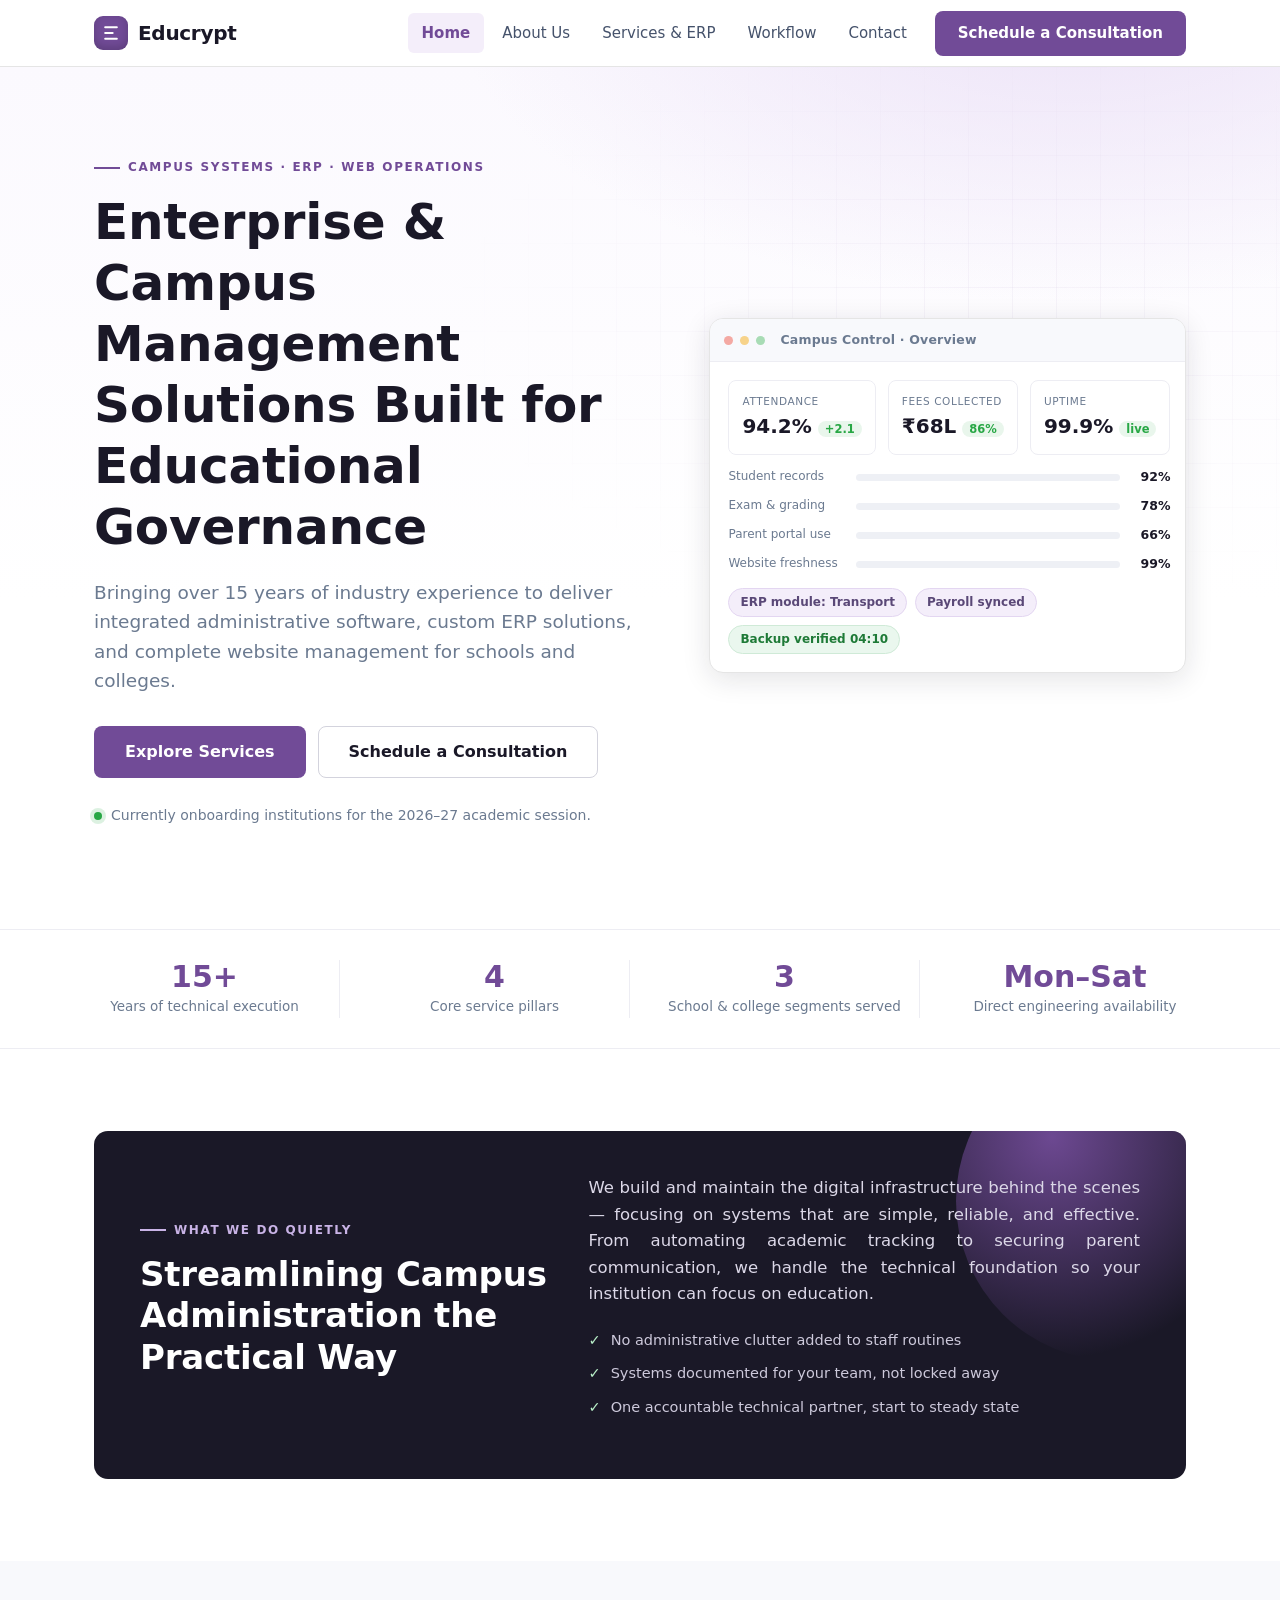
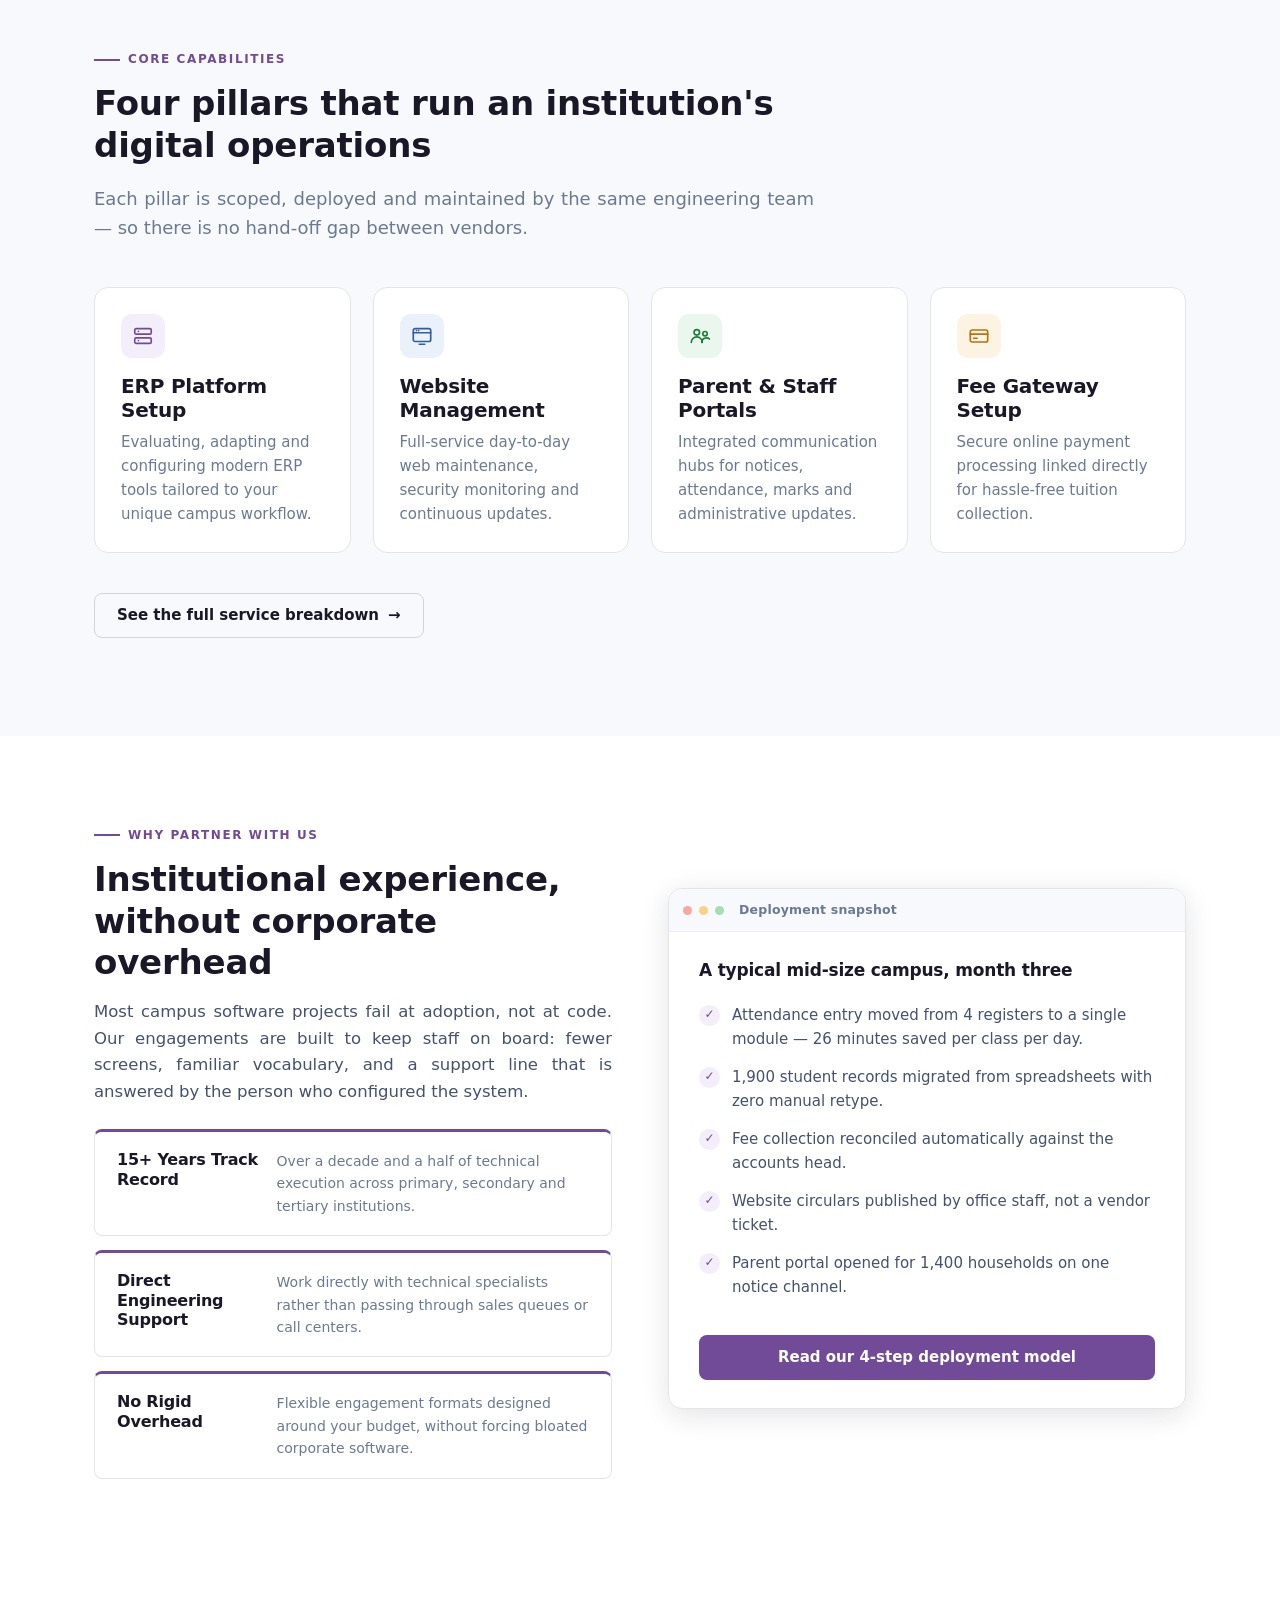
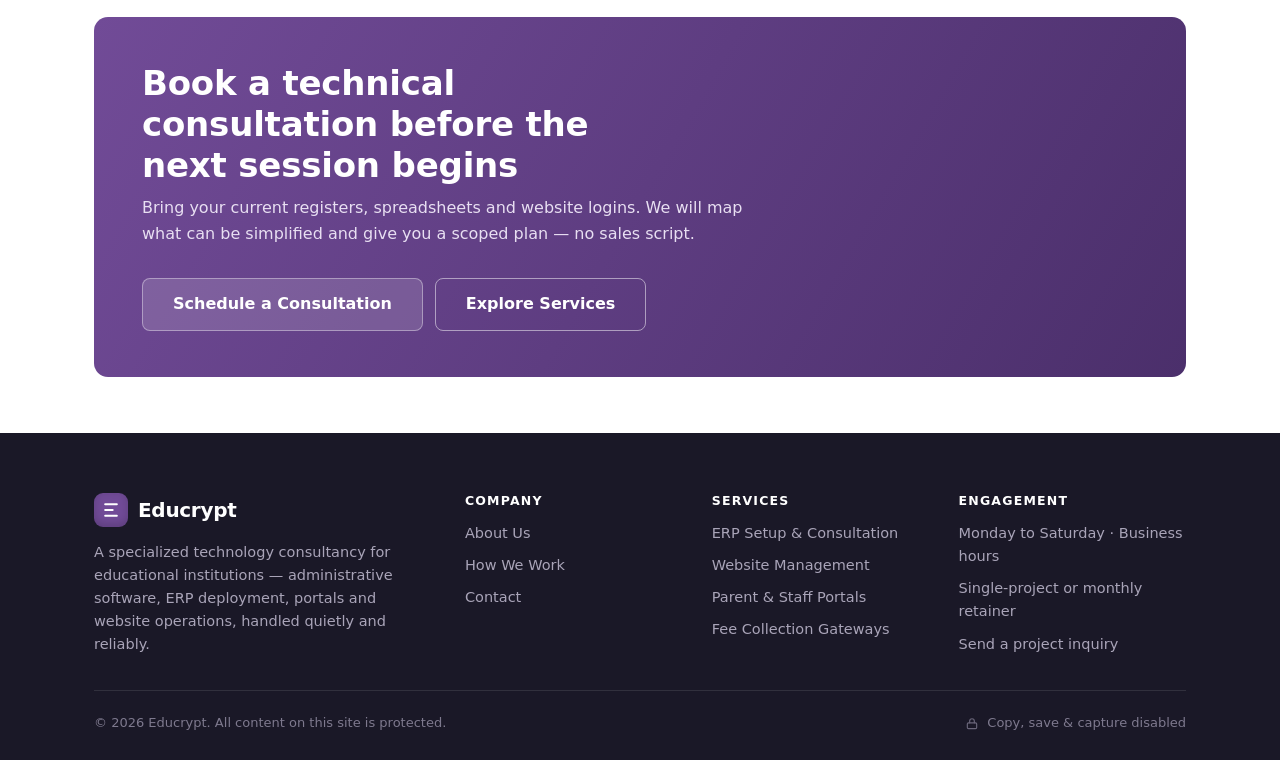
<file: index.html>
<!DOCTYPE html>
<html lang="en">
<head>
<meta charset="utf-8">
<meta name="viewport" content="width=device-width, initial-scale=1">
<title>Educrypt — Enterprise &amp; Campus Management Solutions for Educational Governance</title>
<meta name="description" content="Educrypt delivers integrated administrative software, custom ERP solutions and complete website management for schools and colleges, backed by 15+ years of technical execution.">
<meta name="robots" content="index, follow">
<link rel="stylesheet" href="assets/css/styles.css">
<link rel="icon" href="assets/img/icon-512.png" sizes="512x512">
<link rel="apple-touch-icon" href="assets/img/apple-touch-icon.png">
<meta property="og:type" content="website">
<meta property="og:site_name" content="Educrypt">
<meta property="og:locale" content="en_IN">
<meta property="og:title" content="Educrypt — Enterprise & Campus Management Solutions">
<meta property="og:description" content="Educrypt delivers integrated administrative software, custom ERP solutions and complete website management for schools and colleges, backed by 15+ years of technical execution.">
<meta name="twitter:card" content="summary_large_image">
<meta name="twitter:title" content="Educrypt — Enterprise & Campus Management Solutions">
<meta name="twitter:description" content="Educrypt delivers integrated administrative software, custom ERP solutions and complete website management for schools and colleges, backed by 15+ years of technical execution.">
<meta name="theme-color" content="#714b97">
<meta name="educrypt:origin" content="https://educrypt.in">
<script type="application/ld+json" data-abs="true">
{"@context":"https://educrypt.in/","@type":"Organization","@id":"https://educrypt.in/#organization","name":"Educrypt","alternateName":"Educrypt Campus Systems","url":"https://educrypt.in/","description":"Technology consultancy for educational institutions: ERP setup, website management, portals and fee gateways.","foundingDate":"2011","areaServed":{"@type":"Country","name":"India"},"address":{"@type":"PostalAddress","addressLocality":"Bhopal","addressRegion":"Madhya Pradesh","addressCountry":"IN"},"contactPoint":{"@type":"ContactPoint","contactType":"sales","availableLanguage":["English","Hindi"],"areaServed":"IN","telephone":"+919399365399","contactOption":"TollFree"},"sameAs":[]}
</script>
<script type="application/ld+json" data-abs="true">
{"@context":"https://educrypt.in/","@type":"WebSite","@id":"https://educrypt.in/#website","url":"https://educrypt.in/","name":"Educrypt","publisher":{"@id":"https://educrypt.in/#organization"},"inLanguage":"en-IN","potentialAction":{"@type":"SearchAction","target":"https://educrypt.in/services.html","query-input":"required name=search-term"}}
</script>
<script type="application/ld+json" data-abs="true">
{"@context":"https://educrypt.in/","@type":"ItemList","name":"Core capabilities","itemListElement":[{"@type":"ListItem","position":1,"name":"ERP Platform Setup"},{"@type":"ListItem","position":2,"name":"Website Management"},{"@type":"ListItem","position":3,"name":"Parent & Staff Portals"},{"@type":"ListItem","position":4,"name":"Fee Gateway Setup"}]}
</script>
<!-- SEO:BEGIN (written by tools/set-origin.py) -->
<link rel="canonical" href="https://educrypt.in/">
<meta property="og:url" content="https://educrypt.in/">
<meta property="og:image" content="https://educrypt.in/assets/img/og-cover.png">
<meta property="og:image:secure_url" content="https://educrypt.in/assets/img/og-cover.png">
<meta property="og:image:width" content="1200">
<meta property="og:image:height" content="630">
<meta property="og:image:alt" content="Educrypt — Campus & Enterprise Management Solutions">
<meta name="twitter:image" content="https://educrypt.in/assets/img/og-cover.png">
<meta name="twitter:url" content="https://educrypt.in/">
<!-- SEO:END -->
</head>
<body>

<header class="site-header">
  <div class="container nav-wrap">
    <a class="brand" href="index.html" aria-label="Educrypt home">
      <span class="brand-mark" aria-hidden="true">
        <svg viewBox="0 0 24 24" fill="none" stroke="currentColor" stroke-width="2.4" stroke-linecap="round" stroke-linejoin="round"><path d="M5 5h14M5 12h9M5 19h14"/></svg>
      </span>
      Educrypt
    </a>
    <button class="nav-toggle" type="button" aria-label="Toggle menu" aria-expanded="false" aria-controls="primaryNav">
      <span></span><span></span><span></span>
    </button>
    <nav class="nav" id="primaryNav">
      <a href="index.html" aria-current="page">Home</a>
      <a href="about.html">About Us</a>
      <a href="services.html">Services &amp; ERP</a>
      <a href="workflow.html">Workflow</a>
      <a href="contact.html">Contact</a>
      <span class="nav-cta"><a class="btn btn-primary" href="contact.html">Schedule a Consultation</a></span>
    </nav>
  </div>
</header>

<main>

  <!-- ============================ 1. HERO ============================ -->
  <section class="hero">
    <div class="container hero-grid">
      <div>
        <span class="eyebrow">Campus Systems · ERP · Web Operations</span>
        <h1>Enterprise &amp; Campus Management Solutions Built for Educational Governance</h1>
        <p class="hero-sub">Bringing over 15 years of industry experience to deliver integrated administrative software, custom ERP solutions, and complete website management for schools and colleges.</p>
        <div class="hero-actions">
          <a class="btn btn-primary btn-lg" href="services.html">Explore Services</a>
          <a class="btn btn-outline btn-lg" href="contact.html">Schedule a Consultation</a>
        </div>
        <p class="hero-note"><span class="dot" aria-hidden="true"></span> Currently onboarding institutions for the 2026–27 academic session.</p>
      </div>

      <div class="panel" aria-label="Illustrative campus administration dashboard">
        <div class="panel-bar"><i></i><i></i><i></i><b>Campus Control · Overview</b></div>
        <div class="panel-body">
          <div class="kpi-row">
            <div class="kpi"><span>Attendance</span><b>94.2%</b><em>+2.1</em></div>
            <div class="kpi"><span>Fees Collected</span><b>₹68L</b><em>86%</em></div>
            <div class="kpi"><span>Uptime</span><b>99.9%</b><em>live</em></div>
          </div>
          <div class="bar">
            <div class="bar-row"><span>Student records</span><span class="bar-track"><span class="bar-fill" style="width:92%"></span></span><b>92%</b></div>
            <div class="bar-row"><span>Exam &amp; grading</span><span class="bar-track"><span class="bar-fill" style="width:78%"></span></span><b>78%</b></div>
            <div class="bar-row"><span>Parent portal use</span><span class="bar-track"><span class="bar-fill bar-fill--soft" style="width:66%"></span></span><b>66%</b></div>
            <div class="bar-row"><span>Website freshness</span><span class="bar-track"><span class="bar-fill bar-fill--soft" style="width:99%"></span></span><b>99%</b></div>
          </div>
          <div class="chip-row">
            <span class="chip">ERP module: Transport</span>
            <span class="chip">Payroll synced</span>
            <span class="chip chip--ok">Backup verified 04:10</span>
          </div>
        </div>
      </div>
    </div>
  </section>

  <!-- ============================ STATS ============================ -->
  <section class="stats">
    <div class="container stats-grid">
      <div class="stat"><b>15+</b><span>Years of technical execution</span></div>
      <div class="stat"><b>4</b><span>Core service pillars</span></div>
      <div class="stat"><b>3</b><span>School &amp; college segments served</span></div>
      <div class="stat"><b>Mon–Sat</b><span>Direct engineering availability</span></div>
    </div>
  </section>

  <!-- ============================ 2. HIGHLIGHT BOX ============================ -->
  <section class="section">
    <div class="container">
      <div class="callout">
        <div>
          <span class="eyebrow">What we do quietly</span>
          <h2>Streamlining Campus Administration the Practical Way</h2>
        </div>
        <div>
          <p>We build and maintain the digital infrastructure behind the scenes — focusing on systems that are simple, reliable, and effective. From automating academic tracking to securing parent communication, we handle the technical foundation so your institution can focus on education.</p>
          <ul class="callout-list">
            <li>No administrative clutter added to staff routines</li>
            <li>Systems documented for your team, not locked away</li>
            <li>One accountable technical partner, start to steady state</li>
          </ul>
        </div>
      </div>
    </div>
  </section>

  <!-- ============================ 3. CORE CAPABILITIES ============================ -->
  <section class="section section--soft">
    <div class="container">
      <div class="section-head">
        <span class="eyebrow">Core capabilities</span>
        <h2>Four pillars that run an institution's digital operations</h2>
        <p class="lead">Each pillar is scoped, deployed and maintained by the same engineering team — so there is no hand-off gap between vendors.</p>
      </div>

      <div class="grid grid-4">
        <article class="card">
          <div class="icon" aria-hidden="true">
            <svg viewBox="0 0 24 24" fill="none" stroke="currentColor" stroke-width="1.8" stroke-linecap="round" stroke-linejoin="round"><rect x="3" y="4" width="18" height="6" rx="1.5"/><rect x="3" y="14" width="18" height="6" rx="1.5"/><path d="M7 7h.01M7 17h.01"/></svg>
          </div>
          <h3>ERP Platform Setup</h3>
          <p>Evaluating, adapting and configuring modern ERP tools tailored to your unique campus workflow.</p>
        </article>

        <article class="card">
          <div class="icon icon--blue" aria-hidden="true">
            <svg viewBox="0 0 24 24" fill="none" stroke="currentColor" stroke-width="1.8" stroke-linecap="round" stroke-linejoin="round"><rect x="2.5" y="4" width="19" height="14" rx="2"/><path d="M2.5 8.5h19M6 6.2h.01M8.4 6.2h.01M9 21h6"/></svg>
          </div>
          <h3>Website Management</h3>
          <p>Full-service day-to-day web maintenance, security monitoring and continuous updates.</p>
        </article>

        <article class="card">
          <div class="icon icon--green" aria-hidden="true">
            <svg viewBox="0 0 24 24" fill="none" stroke="currentColor" stroke-width="1.8" stroke-linecap="round" stroke-linejoin="round"><circle cx="8.5" cy="8" r="3"/><path d="M2.5 19a6 6 0 0 1 12 0"/><circle cx="17.5" cy="9.5" r="2.4"/><path d="M14 19a5 5 0 0 1 8.2-3.8"/></svg>
          </div>
          <h3>Parent &amp; Staff Portals</h3>
          <p>Integrated communication hubs for notices, attendance, marks and administrative updates.</p>
        </article>

        <article class="card">
          <div class="icon icon--orange" aria-hidden="true">
            <svg viewBox="0 0 24 24" fill="none" stroke="currentColor" stroke-width="1.8" stroke-linecap="round" stroke-linejoin="round"><rect x="2.5" y="5.5" width="19" height="13" rx="2"/><path d="M2.5 10h19M6 14.5h4"/></svg>
          </div>
          <h3>Fee Gateway Setup</h3>
          <p>Secure online payment processing linked directly for hassle-free tuition collection.</p>
        </article>
      </div>

      <p class="mt-40"><a class="btn btn-outline btn-arrow" href="services.html">See the full service breakdown</a></p>
    </div>
  </section>

  <!-- ============================ 4. WHY PARTNER WITH US ============================ -->
  <section class="section">
    <div class="container">
      <div class="split">
        <div class="prose">
          <span class="eyebrow">Why partner with us</span>
          <h2>Institutional experience, without corporate overhead</h2>
          <p>Most campus software projects fail at adoption, not at code. Our engagements are built to keep staff on board: fewer screens, familiar vocabulary, and a support line that is answered by the person who configured the system.</p>
          <div class="grid grid-3 mt-24">
            <div class="note-card">
              <h4>15+ Years Track Record</h4>
              <p>Over a decade and a half of technical execution across primary, secondary and tertiary institutions.</p>
            </div>
            <div class="note-card">
              <h4>Direct Engineering Support</h4>
              <p>Work directly with technical specialists rather than passing through sales queues or call centers.</p>
            </div>
            <div class="note-card">
              <h4>No Rigid Overhead</h4>
              <p>Flexible engagement formats designed around your budget, without forcing bloated corporate software.</p>
            </div>
          </div>
        </div>

        <div class="panel">
          <div class="panel-bar"><i></i><i></i><i></i><b>Deployment snapshot</b></div>
          <div class="panel-body panel-pad">
            <h3 style="font-size:17px">A typical mid-size campus, month three</h3>
            <ul class="list-plain">
              <li><span class="tick">✓</span> Attendance entry moved from 4 registers to a single module — 26 minutes saved per class per day.</li>
              <li><span class="tick">✓</span> 1,900 student records migrated from spreadsheets with zero manual retype.</li>
              <li><span class="tick">✓</span> Fee collection reconciled automatically against the accounts head.</li>
              <li><span class="tick">✓</span> Website circulars published by office staff, not a vendor ticket.</li>
              <li><span class="tick">✓</span> Parent portal opened for 1,400 households on one notice channel.</li>
            </ul>
            <a class="btn btn-primary mt-24" href="workflow.html">Read our 4-step deployment model</a>
          </div>
        </div>
      </div>
    </div>
  </section>

  <!-- ============================ CTA ============================ -->
  <section class="section section--tight">
    <div class="container">
      <div class="cta-band">
        <div>
          <h2>Book a technical consultation before the next session begins</h2>
          <p>Bring your current registers, spreadsheets and website logins. We will map what can be simplified and give you a scoped plan — no sales script.</p>
        </div>
        <div class="cta-actions">
          <a class="btn btn-light btn-lg" href="contact.html">Schedule a Consultation</a>
          <a class="btn btn-outline btn-lg" style="color:#fff;border-color:rgba(255,255,255,.5)" href="services.html">Explore Services</a>
        </div>
      </div>
    </div>
  </section>

</main>

<footer class="site-footer">
  <div class="container">
    <div class="footer-grid">
      <div>
        <a class="brand" href="index.html">
          <span class="brand-mark" aria-hidden="true">
            <svg viewBox="0 0 24 24" fill="none" stroke="currentColor" stroke-width="2.4" stroke-linecap="round" stroke-linejoin="round"><path d="M5 5h14M5 12h9M5 19h14"/></svg>
          </span>
          Educrypt
        </a>
        <p>A specialized technology consultancy for educational institutions — administrative software, ERP deployment, portals and website operations, handled quietly and reliably.</p>
      </div>
      <div>
        <h5>Company</h5>
        <ul class="footer-links">
          <li><a href="about.html">About Us</a></li>
          <li><a href="workflow.html">How We Work</a></li>
          <li><a href="contact.html">Contact</a></li>
        </ul>
      </div>
      <div>
        <h5>Services</h5>
        <ul class="footer-links">
          <li><a href="services.html#erp">ERP Setup &amp; Consultation</a></li>
          <li><a href="services.html#website">Website Management</a></li>
          <li><a href="services.html#portals">Parent &amp; Staff Portals</a></li>
          <li><a href="services.html#fees">Fee Collection Gateways</a></li>
        </ul>
      </div>
      <div>
        <h5>Engagement</h5>
        <ul class="footer-links">
          <li>Monday to Saturday · Business hours</li>
          <li>Single-project or monthly retainer</li>
          <li><a href="contact.html">Send a project inquiry</a></li>
        </ul>
      </div>
    </div>
    <div class="footer-note">
      <span>© <span data-year>2026</span> Educrypt. All content on this site is protected.</span>
      <span class="lock">
        <svg viewBox="0 0 24 24" fill="none" stroke="currentColor" stroke-width="2" stroke-linecap="round"><rect x="4" y="10" width="16" height="10" rx="2"/><path d="M8 10V7a4 4 0 0 1 8 0v3"/></svg>
        Copy, save &amp; capture disabled
      </span>
    </div>
  </div>
</footer>

<div class="print-lock" aria-hidden="true">
  <h1>Educrypt</h1>
  <p>This page is not distributable in printed or PDF form. Campus documentation, proposals and scope sheets are shared directly with the authorized institutional contact. Please request a copy from the Educrypt office.</p>
</div>

<script src="assets/js/seo.js"></script>
<script src="assets/js/app.js"></script>
</body>
</html>
</file>
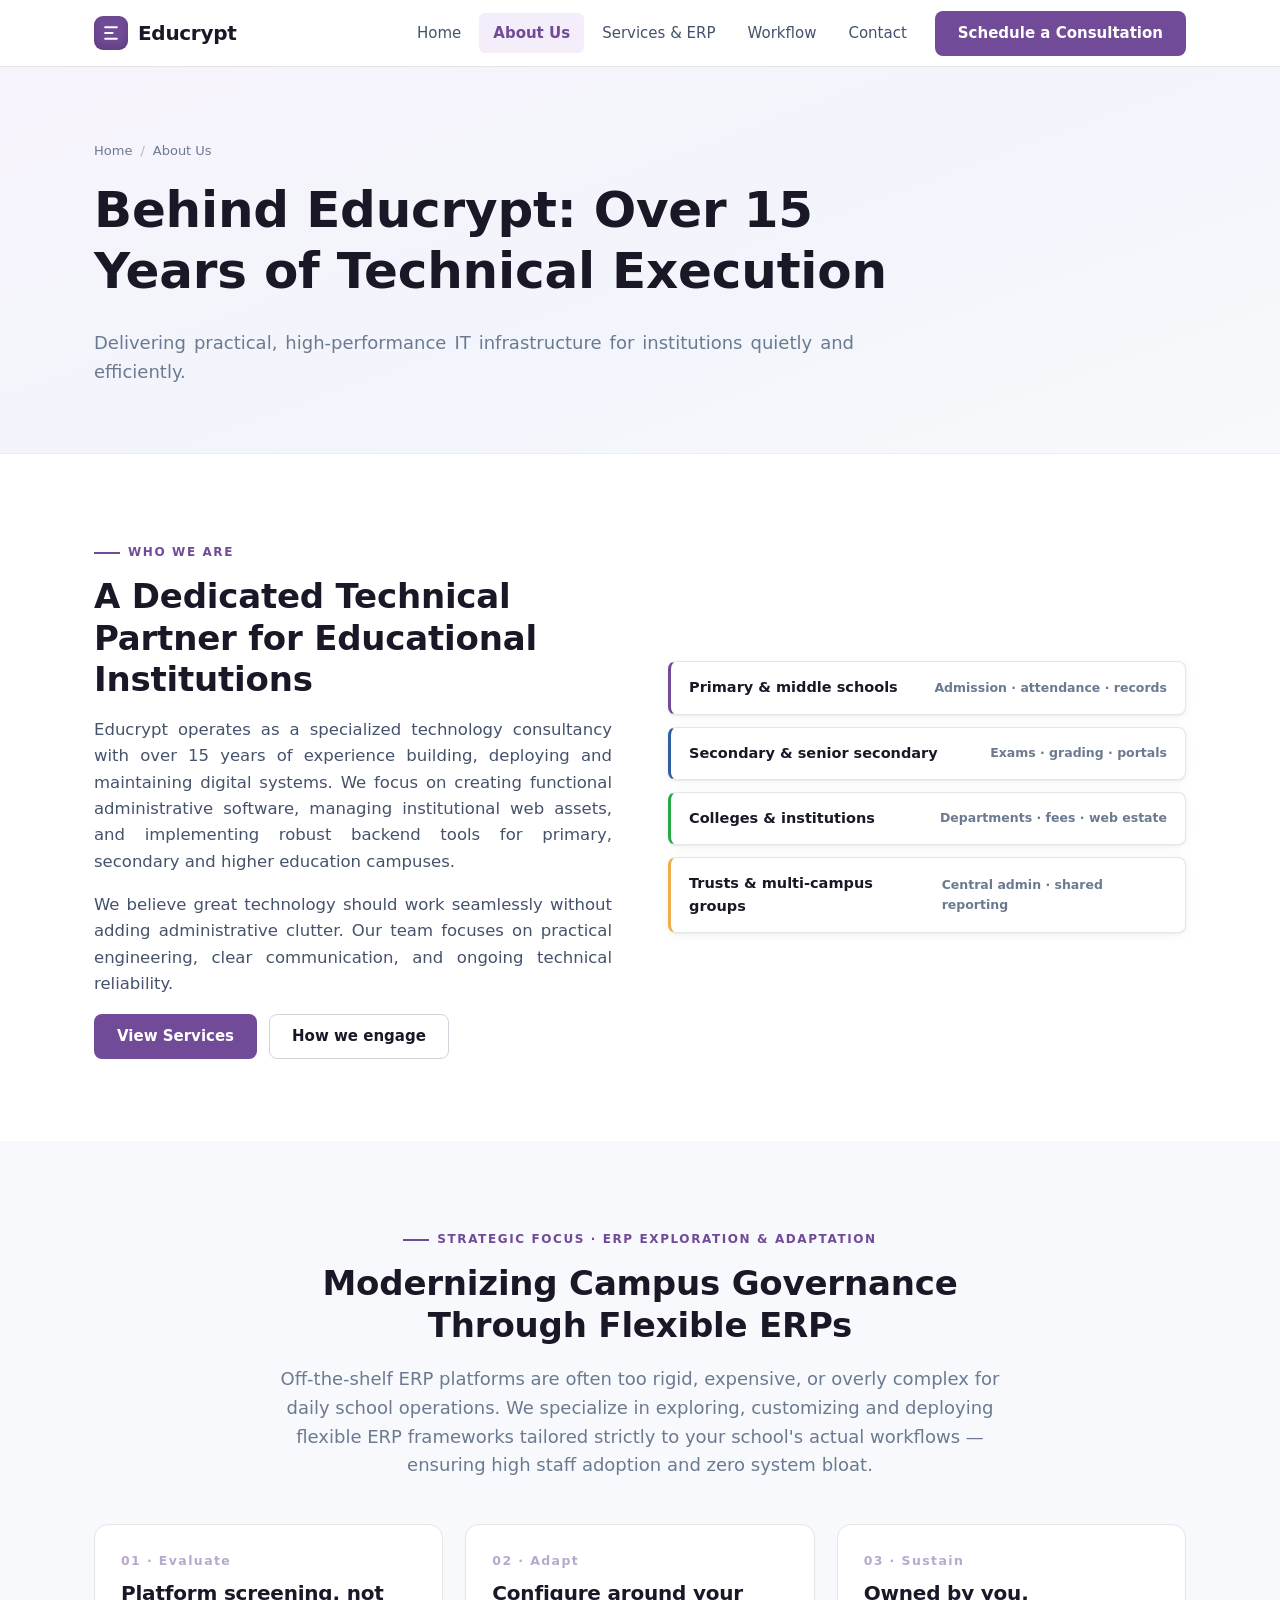
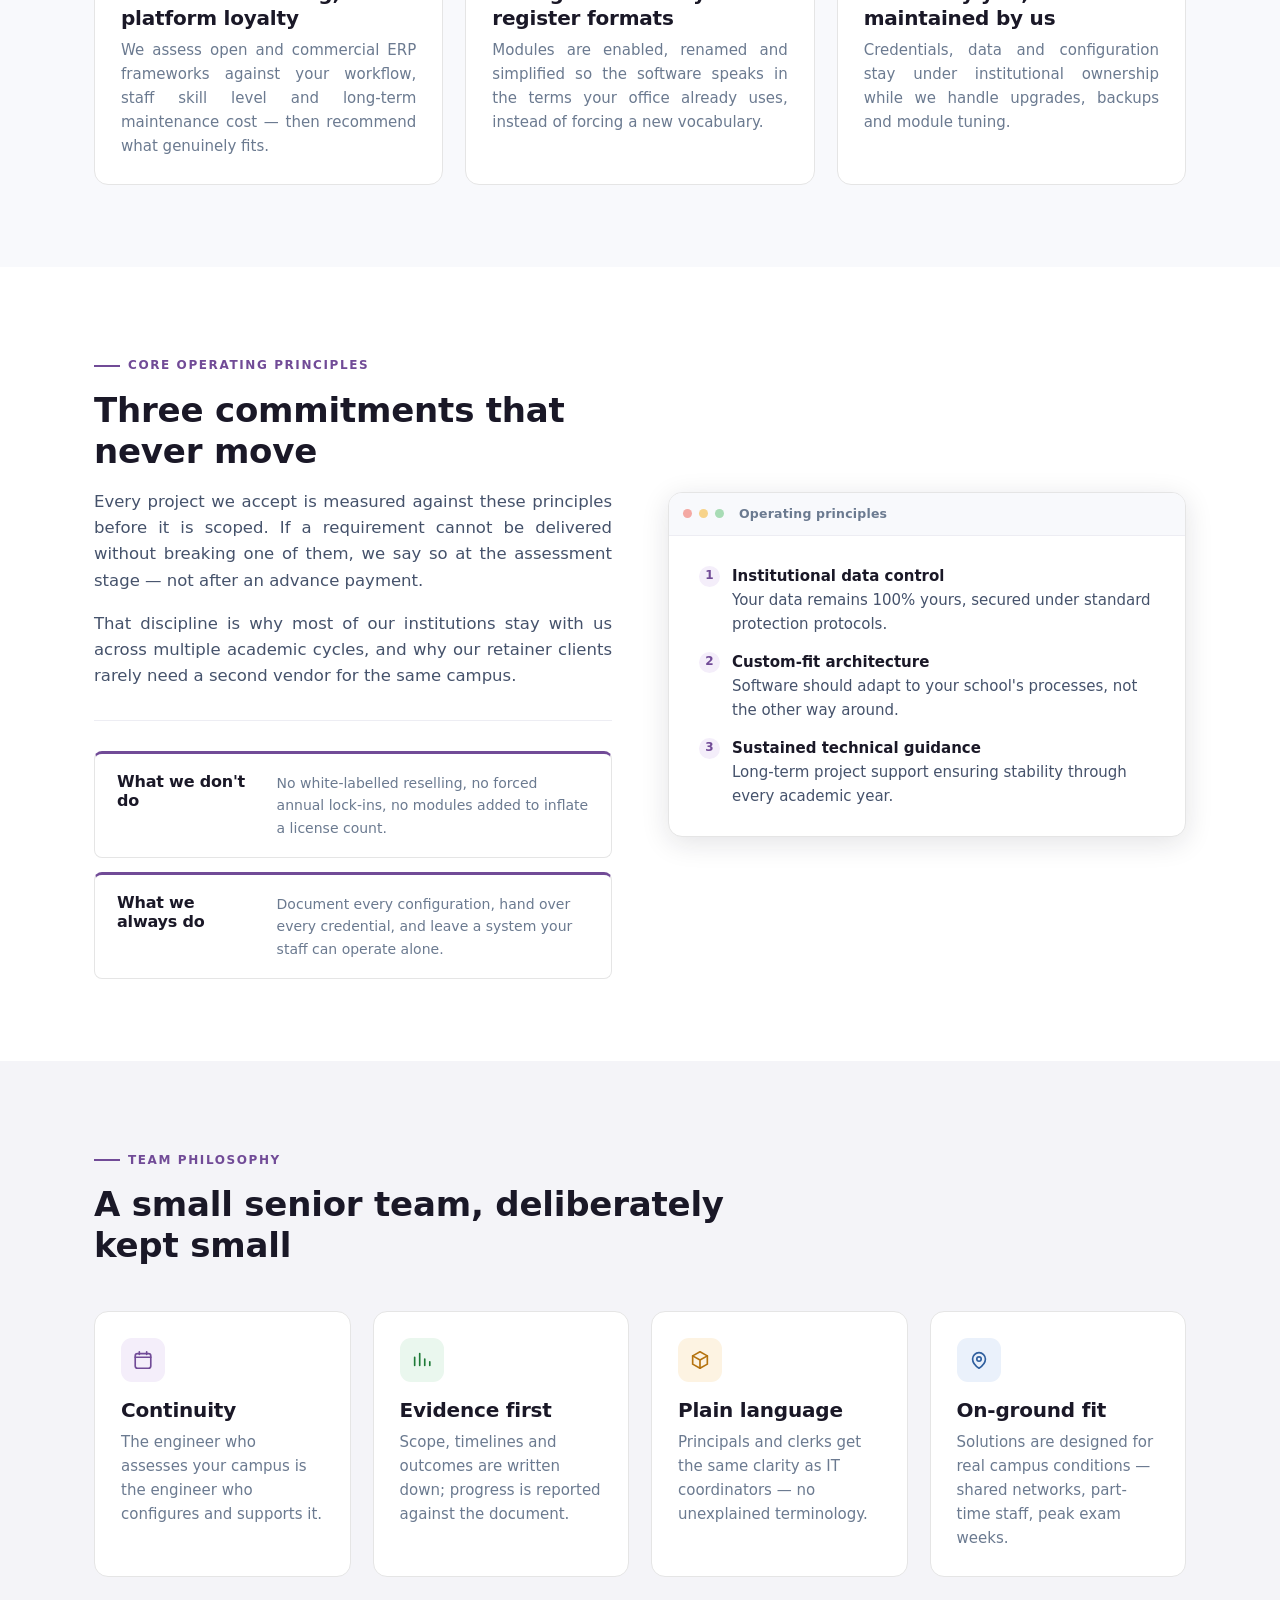
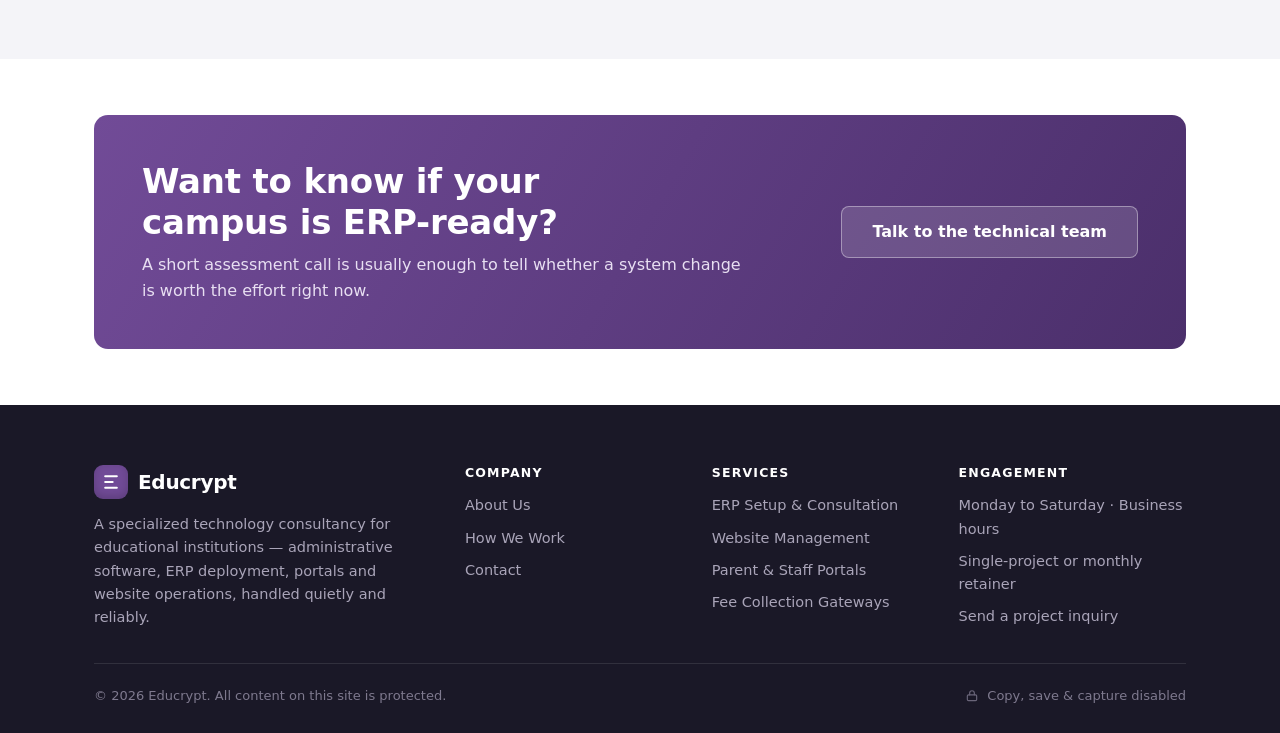
<file: about.html>
<!DOCTYPE html>
<html lang="en">
<head>
<meta charset="utf-8">
<meta name="viewport" content="width=device-width, initial-scale=1">
<title>About Educrypt — 15 Years of Technical Execution for Education</title>
<meta name="description" content="Educrypt is a specialized technology consultancy with 15+ years of experience building, deploying and maintaining administrative software and web infrastructure for schools and colleges.">
<link rel="stylesheet" href="assets/css/styles.css">
<link rel="icon" href="assets/img/icon-512.png" sizes="512x512">
<link rel="apple-touch-icon" href="assets/img/apple-touch-icon.png">
<meta property="og:type" content="profile">
<meta property="og:site_name" content="Educrypt">
<meta property="og:locale" content="en_IN">
<meta property="og:title" content="About Educrypt — 15 Years of Technical Execution">
<meta property="og:description" content="Educrypt is a specialized technology consultancy with 15+ years of experience building, deploying and maintaining administrative software and web infrastructure for schools and colleges.">
<meta name="twitter:card" content="summary_large_image">
<meta name="twitter:title" content="About Educrypt — 15 Years of Technical Execution">
<meta name="twitter:description" content="Educrypt is a specialized technology consultancy with 15+ years of experience building, deploying and maintaining administrative software and web infrastructure for schools and colleges.">
<meta name="theme-color" content="#714b97">
<meta name="educrypt:origin" content="https://educrypt.in">
<script type="application/ld+json" data-abs="true">
{"@context":"https://educrypt.in/","@type":"AboutPage","@id":"https://educrypt.in/about.html","url":"https://educrypt.in/about.html","name":"About Educrypt","isPartOf":{"@id":"https://educrypt.in/#website"},"about":{"@id":"https://educrypt.in/#organization"},"inLanguage":"en-IN"}
</script>
<script type="application/ld+json" data-abs="true">
{"@context":"https://educrypt.in/","@type":"Organization","@id":"https://educrypt.in/#organization","name":"Educrypt","url":"https://educrypt.in/","slogan":"Practical IT infrastructure for educational institutions","numberOfEmployees":{"@type":"QuantitativeValue","minValue":4},"knowsAbout":["Campus ERP deployment","Institutional website management","Parent and staff portals","Online fee collection"],"hasCredential":{"@type":"EducationalOccupationalCredential","name":"15+ years of technical execution in education"}}
</script>
<!-- SEO:BEGIN (written by tools/set-origin.py) -->
<link rel="canonical" href="https://educrypt.in/about.html">
<meta property="og:url" content="https://educrypt.in/about.html">
<meta property="og:image" content="https://educrypt.in/assets/img/og-cover.png">
<meta property="og:image:secure_url" content="https://educrypt.in/assets/img/og-cover.png">
<meta property="og:image:width" content="1200">
<meta property="og:image:height" content="630">
<meta property="og:image:alt" content="Educrypt — Campus & Enterprise Management Solutions">
<meta name="twitter:image" content="https://educrypt.in/assets/img/og-cover.png">
<meta name="twitter:url" content="https://educrypt.in/about.html">
<!-- SEO:END -->
</head>
<body>

<header class="site-header">
  <div class="container nav-wrap">
    <a class="brand" href="index.html" aria-label="Educrypt home">
      <span class="brand-mark" aria-hidden="true">
        <svg viewBox="0 0 24 24" fill="none" stroke="currentColor" stroke-width="2.4" stroke-linecap="round" stroke-linejoin="round"><path d="M5 5h14M5 12h9M5 19h14"/></svg>
      </span>
      Educrypt
    </a>
    <button class="nav-toggle" type="button" aria-label="Toggle menu" aria-expanded="false" aria-controls="primaryNav">
      <span></span><span></span><span></span>
    </button>
    <nav class="nav" id="primaryNav">
      <a href="index.html">Home</a>
      <a href="about.html" aria-current="page">About Us</a>
      <a href="services.html">Services &amp; ERP</a>
      <a href="workflow.html">Workflow</a>
      <a href="contact.html">Contact</a>
      <span class="nav-cta"><a class="btn btn-primary" href="contact.html">Schedule a Consultation</a></span>
    </nav>
  </div>
</header>

<main>

  <!-- 1. PAGE HEADER -->
  <section class="page-hero">
    <div class="container">
      <nav class="breadcrumb" aria-label="Breadcrumb"><a href="index.html">Home</a><i>/</i><span>About Us</span></nav>
      <h1>Behind Educrypt: Over 15 Years of Technical Execution</h1>
      <p class="lead">Delivering practical, high-performance IT infrastructure for institutions quietly and efficiently.</p>
    </div>
  </section>

  <!-- 2. MAIN NARRATIVE -->
  <section class="section">
    <div class="container split">
      <div class="prose">
        <span class="eyebrow">Who we are</span>
        <h2>A Dedicated Technical Partner for Educational Institutions</h2>
        <p>Educrypt operates as a specialized technology consultancy with over 15 years of experience building, deploying and maintaining digital systems. We focus on creating functional administrative software, managing institutional web assets, and implementing robust backend tools for primary, secondary and higher education campuses.</p>
        <p>We believe great technology should work seamlessly without adding administrative clutter. Our team focuses on practical engineering, clear communication, and ongoing technical reliability.</p>
        <div class="hero-actions" style="margin-top:14px">
          <a class="btn btn-primary" href="services.html">View Services</a>
          <a class="btn btn-outline" href="workflow.html">How we engage</a>
        </div>
      </div>

      <div class="stack" aria-label="Coverage areas">
        <div class="stack-item">Primary &amp; middle schools <span>Admission · attendance · records</span></div>
        <div class="stack-item">Secondary &amp; senior secondary <span>Exams · grading · portals</span></div>
        <div class="stack-item">Colleges &amp; institutions <span>Departments · fees · web estate</span></div>
        <div class="stack-item">Trusts &amp; multi-campus groups <span>Central admin · shared reporting</span></div>
      </div>
    </div>
  </section>

  <!-- 3. STRATEGIC FOCUS: ERP -->
  <section class="section section--soft">
    <div class="container">
      <div class="section-head section-head--center">
        <span class="eyebrow">Strategic focus · ERP exploration &amp; adaptation</span>
        <h2>Modernizing Campus Governance Through Flexible ERPs</h2>
        <p class="lead">Off-the-shelf ERP platforms are often too rigid, expensive, or overly complex for daily school operations. We specialize in exploring, customizing and deploying flexible ERP frameworks tailored strictly to your school's actual workflows — ensuring high staff adoption and zero system bloat.</p>
      </div>

      <div class="grid grid-3">
        <article class="card">
          <span class="card-num">01 · Evaluate</span>
          <h3>Platform screening, not platform loyalty</h3>
          <p>We assess open and commercial ERP frameworks against your workflow, staff skill level and long-term maintenance cost — then recommend what genuinely fits.</p>
        </article>
        <article class="card">
          <span class="card-num">02 · Adapt</span>
          <h3>Configure around your register formats</h3>
          <p>Modules are enabled, renamed and simplified so the software speaks in the terms your office already uses, instead of forcing a new vocabulary.</p>
        </article>
        <article class="card">
          <span class="card-num">03 · Sustain</span>
          <h3>Owned by you, maintained by us</h3>
          <p>Credentials, data and configuration stay under institutional ownership while we handle upgrades, backups and module tuning.</p>
        </article>
      </div>
    </div>
  </section>

  <!-- 4. CORE OPERATING PRINCIPLES -->
  <section class="section">
    <div class="container split split-flip">
      <div class="panel">
        <div class="panel-bar"><i></i><i></i><i></i><b>Operating principles</b></div>
        <div class="panel-body panel-pad">
          <ul class="list-plain">
            <li><span class="tick">1</span><div><b style="color:var(--navy)">Institutional data control</b><br>Your data remains 100% yours, secured under standard protection protocols.</div></li>
            <li><span class="tick">2</span><div><b style="color:var(--navy)">Custom-fit architecture</b><br>Software should adapt to your school's processes, not the other way around.</div></li>
            <li><span class="tick">3</span><div><b style="color:var(--navy)">Sustained technical guidance</b><br>Long-term project support ensuring stability through every academic year.</div></li>
          </ul>
        </div>
      </div>

      <div class="prose">
        <span class="eyebrow">Core operating principles</span>
        <h2>Three commitments that never move</h2>
        <p>Every project we accept is measured against these principles before it is scoped. If a requirement cannot be delivered without breaking one of them, we say so at the assessment stage — not after an advance payment.</p>
        <p>That discipline is why most of our institutions stay with us across multiple academic cycles, and why our retainer clients rarely need a second vendor for the same campus.</p>
        <hr class="divider">
        <div class="grid grid-2">
          <div class="note-card">
            <h4>What we don't do</h4>
            <p>No white-labelled reselling, no forced annual lock-ins, no modules added to inflate a license count.</p>
          </div>
          <div class="note-card">
            <h4>What we always do</h4>
            <p>Document every configuration, hand over every credential, and leave a system your staff can operate alone.</p>
          </div>
        </div>
      </div>
    </div>
  </section>

  <!-- TEAM PHILOSOPHY -->
  <section class="section section--alt">
    <div class="container">
      <div class="section-head">
        <span class="eyebrow">Team philosophy</span>
        <h2>A small senior team, deliberately kept small</h2>
      </div>
      <div class="grid grid-4">
        <article class="card">
          <div class="icon" aria-hidden="true"><svg viewBox="0 0 24 24" fill="none" stroke="currentColor" stroke-width="1.8" stroke-linecap="round" stroke-linejoin="round"><path d="M8 3v3M16 3v3M3.5 9h17"/><rect x="3.5" y="5" width="17" height="16" rx="2.5"/></svg></div>
          <h3>Continuity</h3>
          <p>The engineer who assesses your campus is the engineer who configures and supports it.</p>
        </article>
        <article class="card">
          <div class="icon icon--green" aria-hidden="true"><svg viewBox="0 0 24 24" fill="none" stroke="currentColor" stroke-width="1.8" stroke-linecap="round" stroke-linejoin="round"><path d="M4 18V9M9.5 18V5M15 18v-7M20.5 18v-4"/></svg></div>
          <h3>Evidence first</h3>
          <p>Scope, timelines and outcomes are written down; progress is reported against the document.</p>
        </article>
        <article class="card">
          <div class="icon icon--orange" aria-hidden="true"><svg viewBox="0 0 24 24" fill="none" stroke="currentColor" stroke-width="1.8" stroke-linecap="round" stroke-linejoin="round"><path d="M12 3l8 4.5v9L12 21l-8-4.5v-9z"/><path d="M12 12l8-4.5M12 12v9M12 12L4 7.5"/></svg></div>
          <h3>Plain language</h3>
          <p>Principals and clerks get the same clarity as IT coordinators — no unexplained terminology.</p>
        </article>
        <article class="card">
          <div class="icon icon--blue" aria-hidden="true"><svg viewBox="0 0 24 24" fill="none" stroke="currentColor" stroke-width="1.8" stroke-linecap="round" stroke-linejoin="round"><path d="M12 21s-7-4.4-7-10a7 7 0 0 1 14 0c0 5.6-7 10-7 10z"/><circle cx="12" cy="11" r="2.4"/></svg></div>
          <h3>On-ground fit</h3>
          <p>Solutions are designed for real campus conditions — shared networks, part-time staff, peak exam weeks.</p>
        </article>
      </div>
    </div>
  </section>

  <section class="section section--tight">
    <div class="container">
      <div class="cta-band">
        <div>
          <h2>Want to know if your campus is ERP-ready?</h2>
          <p>A short assessment call is usually enough to tell whether a system change is worth the effort right now.</p>
        </div>
        <div class="cta-actions">
          <a class="btn btn-light btn-lg" href="contact.html">Talk to the technical team</a>
        </div>
      </div>
    </div>
  </section>

</main>

<footer class="site-footer">
  <div class="container">
    <div class="footer-grid">
      <div>
        <a class="brand" href="index.html">
          <span class="brand-mark" aria-hidden="true">
            <svg viewBox="0 0 24 24" fill="none" stroke="currentColor" stroke-width="2.4" stroke-linecap="round" stroke-linejoin="round"><path d="M5 5h14M5 12h9M5 19h14"/></svg>
          </span>
          Educrypt
        </a>
        <p>A specialized technology consultancy for educational institutions — administrative software, ERP deployment, portals and website operations, handled quietly and reliably.</p>
      </div>
      <div>
        <h5>Company</h5>
        <ul class="footer-links">
          <li><a href="about.html">About Us</a></li>
          <li><a href="workflow.html">How We Work</a></li>
          <li><a href="contact.html">Contact</a></li>
        </ul>
      </div>
      <div>
        <h5>Services</h5>
        <ul class="footer-links">
          <li><a href="services.html#erp">ERP Setup &amp; Consultation</a></li>
          <li><a href="services.html#website">Website Management</a></li>
          <li><a href="services.html#portals">Parent &amp; Staff Portals</a></li>
          <li><a href="services.html#fees">Fee Collection Gateways</a></li>
        </ul>
      </div>
      <div>
        <h5>Engagement</h5>
        <ul class="footer-links">
          <li>Monday to Saturday · Business hours</li>
          <li>Single-project or monthly retainer</li>
          <li><a href="contact.html">Send a project inquiry</a></li>
        </ul>
      </div>
    </div>
    <div class="footer-note">
      <span>© <span data-year>2026</span> Educrypt. All content on this site is protected.</span>
      <span class="lock">
        <svg viewBox="0 0 24 24" fill="none" stroke="currentColor" stroke-width="2" stroke-linecap="round"><rect x="4" y="10" width="16" height="10" rx="2"/><path d="M8 10V7a4 4 0 0 1 8 0v3"/></svg>
        Copy, save &amp; capture disabled
      </span>
    </div>
  </div>
</footer>

<div class="print-lock" aria-hidden="true">
  <h1>Educrypt</h1>
  <p>This page is not distributable in printed or PDF form. Campus documentation, proposals and scope sheets are shared directly with the authorized institutional contact. Please request a copy from the Educrypt office.</p>
</div>

<script src="assets/js/seo.js"></script>
<script src="assets/js/app.js"></script>
</body>
</html>
</file>
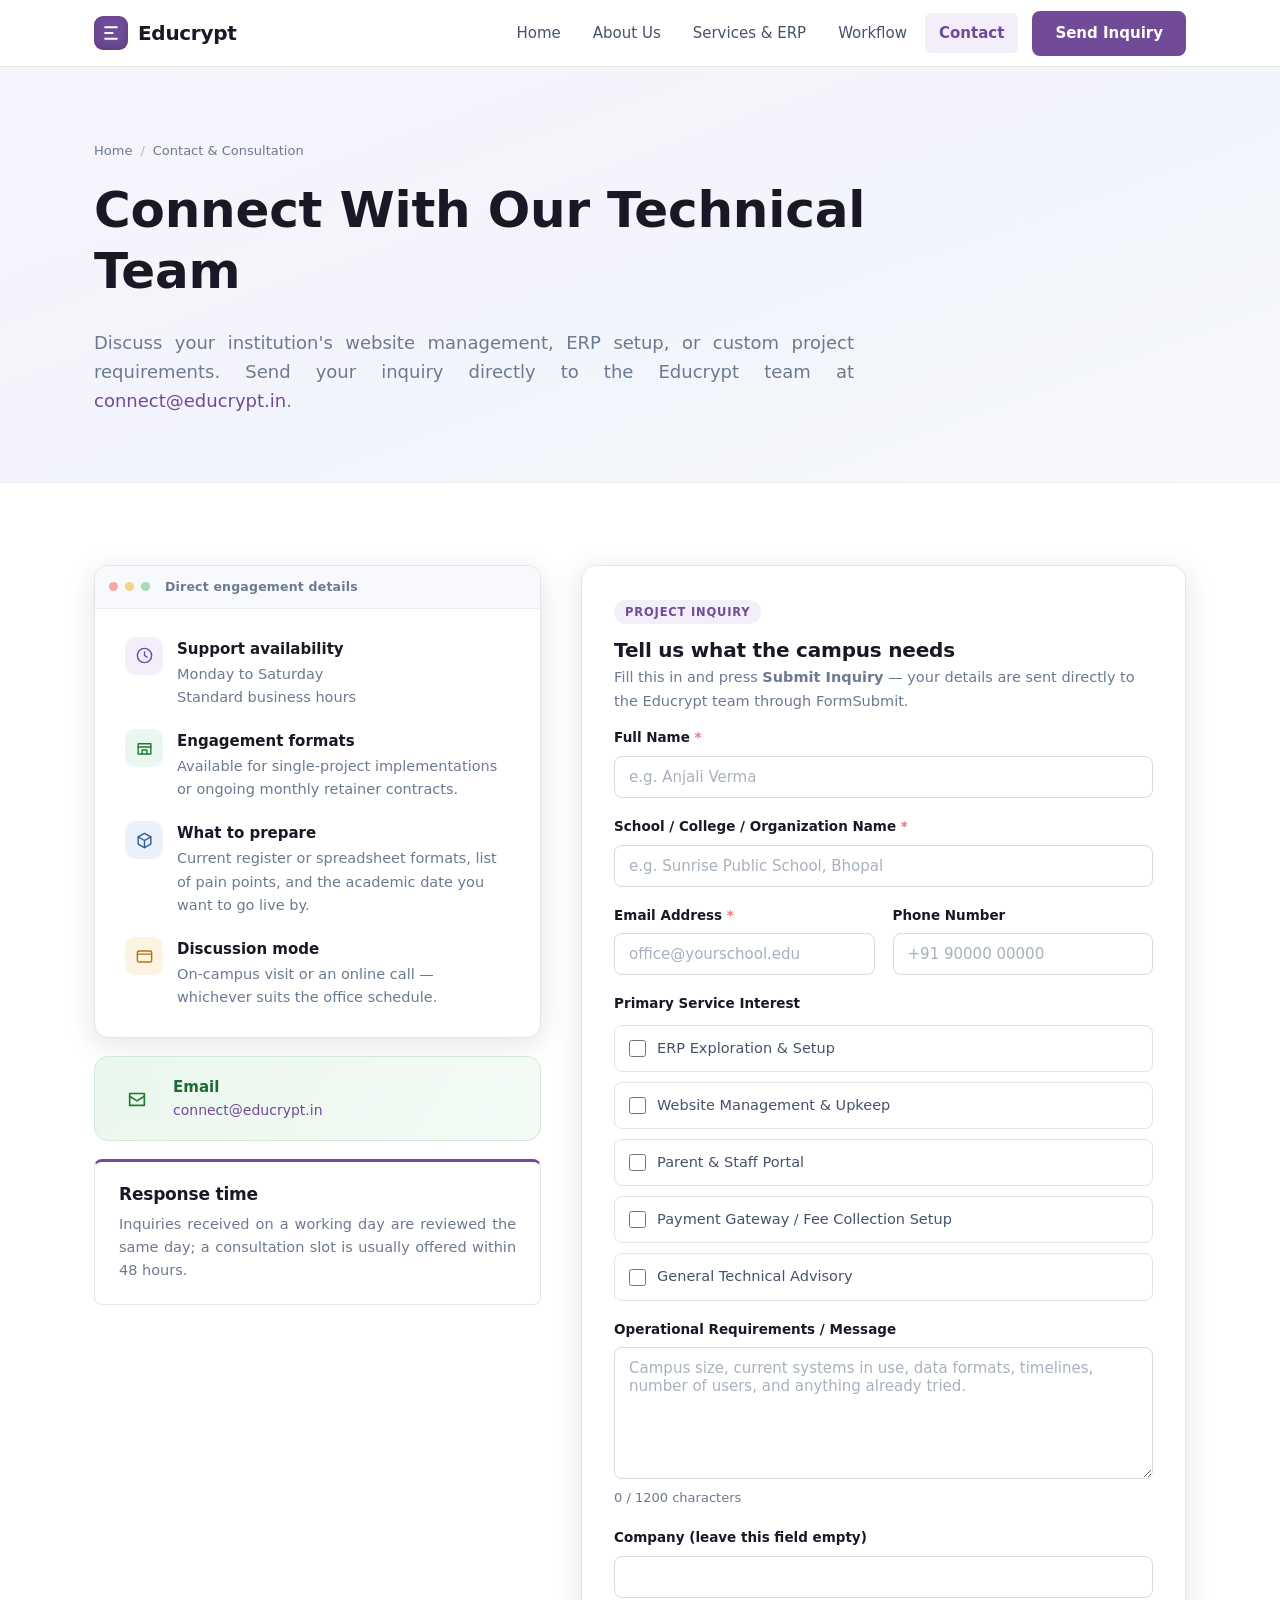
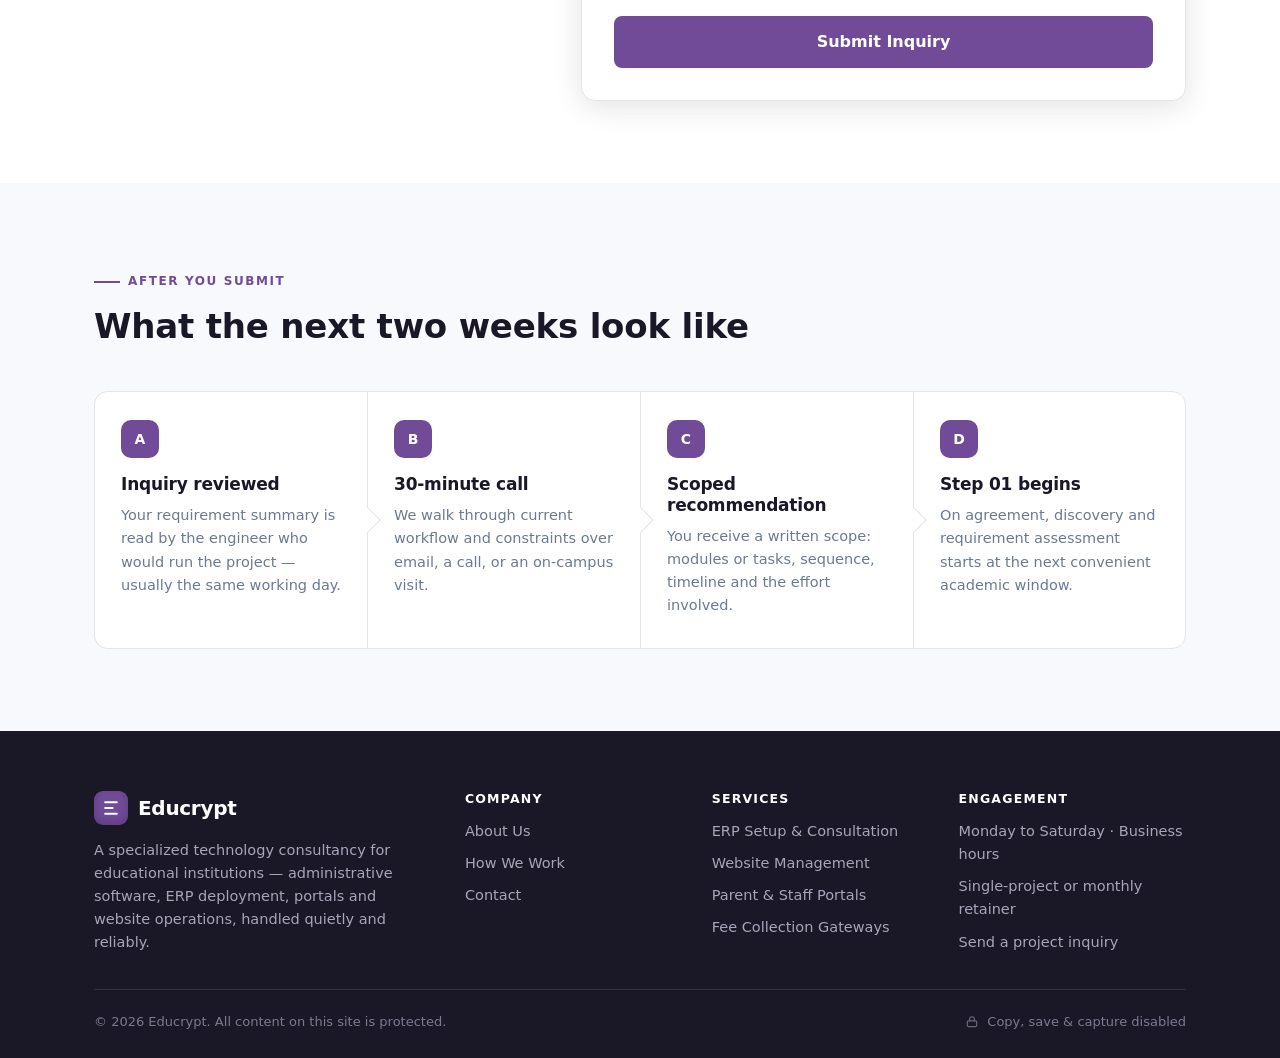
<file: contact.html>
<!DOCTYPE html>
<html lang="en">
<head>
<meta charset="utf-8">
<meta name="viewport" content="width=device-width, initial-scale=1">
<title>Contact &amp; Consultation — Educrypt Technical Team</title>
<meta name="description" content="Send Educrypt a project inquiry for ERP setup, website management, portals or payment gateway integration. Reach the technical team at connect@educrypt.in.">
<link rel="stylesheet" href="assets/css/styles.css">
<link rel="icon" href="assets/img/icon-512.png" sizes="512x512">
<link rel="apple-touch-icon" href="assets/img/apple-touch-icon.png">
<meta property="og:type" content="website">
<meta property="og:site_name" content="Educrypt">
<meta property="og:locale" content="en_IN">
<meta property="og:title" content="Contact Educrypt — Book a Consultation">
<meta property="og:description" content="Send Educrypt a project inquiry for ERP setup, website management, portals or payment gateway integration. Reach the technical team at connect@educrypt.in.">
<meta name="twitter:card" content="summary_large_image">
<meta name="twitter:title" content="Contact Educrypt — Book a Consultation">
<meta name="twitter:description" content="Send Educrypt a project inquiry for ERP setup, website management, portals or payment gateway integration. Reach the technical team at connect@educrypt.in.">
<meta name="theme-color" content="#714b97">
<meta name="educrypt:origin" content="https://educrypt.in">
<script type="application/ld+json" data-abs="true">
{"@context":"https://educrypt.in/","@type":"ContactPage","name":"Contact Educrypt","url":"https://educrypt.in/contact.html","about":{"@type":"Organization","name":"Educrypt","url":"https://educrypt.in/","contactPoint":{"@type":"ContactPoint","contactType":"technical support","availableLanguage":["English","Hindi"],"telephone":"+919399365399","areaServed":"IN","hoursAvailable":[{"@type":"OpeningHoursSpecification","dayOfWeek":["Monday","Tuesday","Wednesday","Thursday","Friday","Saturday"],"opens":"09:30","closes":"18:30"}]}}}
</script>
<!-- SEO:BEGIN (written by tools/set-origin.py) -->
<link rel="canonical" href="https://educrypt.in/contact.html">
<meta property="og:url" content="https://educrypt.in/contact.html">
<meta property="og:image" content="https://educrypt.in/assets/img/og-cover.png">
<meta property="og:image:secure_url" content="https://educrypt.in/assets/img/og-cover.png">
<meta property="og:image:width" content="1200">
<meta property="og:image:height" content="630">
<meta property="og:image:alt" content="Educrypt — Campus & Enterprise Management Solutions">
<meta name="twitter:image" content="https://educrypt.in/assets/img/og-cover.png">
<meta name="twitter:url" content="https://educrypt.in/contact.html">
<!-- SEO:END -->
</head>
<body>

<header class="site-header">
  <div class="container nav-wrap">
    <a class="brand" href="index.html" aria-label="Educrypt home">
      <span class="brand-mark" aria-hidden="true">
        <svg viewBox="0 0 24 24" fill="none" stroke="currentColor" stroke-width="2.4" stroke-linecap="round" stroke-linejoin="round"><path d="M5 5h14M5 12h9M5 19h14"/></svg>
      </span>
      Educrypt
    </a>
    <button class="nav-toggle" type="button" aria-label="Toggle menu" aria-expanded="false" aria-controls="primaryNav">
      <span></span><span></span><span></span>
    </button>
    <nav class="nav" id="primaryNav">
      <a href="index.html">Home</a>
      <a href="about.html">About Us</a>
      <a href="services.html">Services &amp; ERP</a>
      <a href="workflow.html">Workflow</a>
      <a href="contact.html" aria-current="page">Contact</a>
      <span class="nav-cta"><a class="btn btn-primary" href="#inquiryForm">Send Inquiry</a></span>
    </nav>
  </div>
</header>

<main>

  <!-- 1. PAGE HEADER -->
  <section class="page-hero">
    <div class="container">
      <nav class="breadcrumb" aria-label="Breadcrumb"><a href="index.html">Home</a><i>/</i><span>Contact &amp; Consultation</span></nav>
      <h1>Connect With Our Technical Team</h1>
      <p class="lead">Discuss your institution's website management, ERP setup, or custom project requirements. Send your inquiry directly to the Educrypt team at <a href="mailto:connect@educrypt.in">connect@educrypt.in</a>.</p>
    </div>
  </section>

  <!-- 2. CONTACT INFO + FORM -->
  <section class="section">
    <div class="container">
      <div class="grid" style="grid-template-columns: minmax(0,.85fr) minmax(0,1.15fr); gap:40px; align-items:start">

        <!-- LEFT: direct engagement details -->
        <div class="contact-aside">
          <div class="panel">
            <div class="panel-bar"><i></i><i></i><i></i><b>Direct engagement details</b></div>
            <div class="panel-body panel-pad" style="gap:20px">
              <div class="info-row">
                <span class="icon" aria-hidden="true"><svg viewBox="0 0 24 24" fill="none" stroke="currentColor" stroke-width="1.8" stroke-linecap="round" stroke-linejoin="round"><circle cx="12" cy="12" r="9"/><path d="M12 7.5V12l3.2 2"/></svg></span>
                <div>
                  <b>Support availability</b>
                  <p>Monday to Saturday<br>Standard business hours</p>
                </div>
              </div>
              <div class="info-row">
                <span class="icon icon--green" aria-hidden="true"><svg viewBox="0 0 24 24" fill="none" stroke="currentColor" stroke-width="1.8" stroke-linecap="round" stroke-linejoin="round"><path d="M4 6h16v13H4z"/><path d="M4 10h16M9 19v-5h6v5"/></svg></span>
                <div>
                  <b>Engagement formats</b>
                  <p>Available for single-project implementations or ongoing monthly retainer contracts.</p>
                </div>
              </div>
              <div class="info-row">
                <span class="icon icon--blue" aria-hidden="true"><svg viewBox="0 0 24 24" fill="none" stroke="currentColor" stroke-width="1.8" stroke-linecap="round" stroke-linejoin="round"><path d="M12 3l8 4.5v9L12 21l-8-4.5v-9z"/><path d="M12 12l8-4.5M12 12v9M12 12L4 7.5"/></svg></span>
                <div>
                  <b>What to prepare</b>
                  <p>Current register or spreadsheet formats, list of pain points, and the academic date you want to go live by.</p>
                </div>
              </div>
              <div class="info-row">
                <span class="icon icon--orange" aria-hidden="true"><svg viewBox="0 0 24 24" fill="none" stroke="currentColor" stroke-width="1.8" stroke-linecap="round" stroke-linejoin="round"><rect x="3" y="5" width="18" height="14" rx="2"/><path d="M3 9h18"/></svg></span>
                <div>
                  <b>Discussion mode</b>
                  <p>On-campus visit or an online call — whichever suits the office schedule.</p>
                </div>
              </div>
            </div>
          </div>

          <div class="wa-strip">
            <span class="icon icon--green" aria-hidden="true" style="margin:0;flex:0 0 auto">
              <svg viewBox="0 0 24 24" fill="none" stroke="currentColor" stroke-width="1.8" stroke-linecap="round" stroke-linejoin="round"><path d="M4 6h16v13H4z"/><path d="M4 9l8 5 8-5"/></svg>
            </span>
            <div>
              <b>Email</b>
              <p><a href="mailto:connect@educrypt.in">connect@educrypt.in</a></p>
            </div>
          </div>

          <div class="note-card">
            <h4>Response time</h4>
            <p>Inquiries received on a working day are reviewed the same day; a consultation slot is usually offered within 48 hours.</p>
          </div>
        </div>

        <!-- RIGHT: project inquiry form -->
        <div class="panel form-card">
          <span class="badge">Project inquiry</span>
          <h3 style="margin-top:14px">Tell us what the campus needs</h3>
          <p class="text-muted" style="font-size:14.5px">Fill this in and press <b>Submit Inquiry</b> — your details are sent directly to the Educrypt team through FormSubmit.</p>

          <form id="inquiryForm" novalidate autocomplete="on">
            <div class="form-grid">

              <div class="field">
                <label for="fullName">Full Name <span class="req">*</span></label>
                <input class="control" type="text" id="fullName" name="fullName" placeholder="e.g. Anjali Verma" required>
              </div>

              <div class="field">
                <label for="orgName">School / College / Organization Name <span class="req">*</span></label>
                <input class="control" type="text" id="orgName" name="orgName" placeholder="e.g. Sunrise Public School, Bhopal" required>
              </div>

              <div class="field-row">
                <div class="field">
                  <label for="email">Email Address <span class="req">*</span></label>
                  <input class="control" type="email" id="email" name="email" placeholder="office@yourschool.edu" required>
                </div>
                <div class="field">
                  <label for="phone">Phone Number</label>
                  <input class="control" type="tel" id="phone" name="phone" placeholder="+91 90000 00000">
                </div>
              </div>

              <fieldset class="field" style="border:0;padding:0;margin:0">
                <legend style="font-size:13.5px;font-weight:600;color:var(--navy);margin-bottom:10px;padding:0">Primary Service Interest</legend>
                <div class="choice-group">
                  <label class="choice"><input type="checkbox" name="interest" value="ERP Exploration & Setup"> ERP Exploration &amp; Setup</label>
                  <label class="choice"><input type="checkbox" name="interest" value="Website Management & Upkeep"> Website Management &amp; Upkeep</label>
                  <label class="choice"><input type="checkbox" name="interest" value="Parent & Staff Portal"> Parent &amp; Staff Portal</label>
                  <label class="choice"><input type="checkbox" name="interest" value="Payment Gateway Setup"> Payment Gateway / Fee Collection Setup</label>
                  <label class="choice"><input type="checkbox" name="interest" value="General Technical Advisory"> General Technical Advisory</label>
                </div>
              </fieldset>

              <div class="field">
                <label for="message">Operational Requirements / Message</label>
                <textarea class="control" id="message" name="message" maxlength="1200" placeholder="Campus size, current systems in use, data formats, timelines, number of users, and anything already tried."></textarea>
                <p class="form-help" id="msgCount">0 / 1200 characters</p>
              </div>

              <div class="field" hidden aria-hidden="true">
                <label for="hpCompany">Company (leave this field empty)</label>
                <input class="control" type="text" id="hpCompany" name="_company" tabindex="-1" autocomplete="off">
              </div>

              <div class="form-status" id="formStatus" role="status" aria-live="polite"></div>

              <button class="btn btn-primary btn-lg btn-block" type="submit" id="submitInquiry">Submit Inquiry</button>
            </div>
          </form>
        </div>

      </div>
    </div>
  </section>

  <!-- WHAT HAPPENS NEXT -->
  <section class="section section--soft">
    <div class="container">
      <div class="section-head">
        <span class="eyebrow">After you submit</span>
        <h2>What the next two weeks look like</h2>
      </div>
      <div class="steps">
        <div class="step">
          <div class="step-num">A</div>
          <h3>Inquiry reviewed</h3>
          <p>Your requirement summary is read by the engineer who would run the project — usually the same working day.</p>
        </div>
        <div class="step">
          <div class="step-num">B</div>
          <h3>30-minute call</h3>
          <p>We walk through current workflow and constraints over email, a call, or an on-campus visit.</p>
        </div>
        <div class="step">
          <div class="step-num">C</div>
          <h3>Scoped recommendation</h3>
          <p>You receive a written scope: modules or tasks, sequence, timeline and the effort involved.</p>
        </div>
        <div class="step">
          <div class="step-num">D</div>
          <h3>Step 01 begins</h3>
          <p>On agreement, discovery and requirement assessment starts at the next convenient academic window.</p>
        </div>
      </div>
    </div>
  </section>

</main>

<footer class="site-footer">
  <div class="container">
    <div class="footer-grid">
      <div>
        <a class="brand" href="index.html">
          <span class="brand-mark" aria-hidden="true">
            <svg viewBox="0 0 24 24" fill="none" stroke="currentColor" stroke-width="2.4" stroke-linecap="round" stroke-linejoin="round"><path d="M5 5h14M5 12h9M5 19h14"/></svg>
          </span>
          Educrypt
        </a>
        <p>A specialized technology consultancy for educational institutions — administrative software, ERP deployment, portals and website operations, handled quietly and reliably.</p>
      </div>
      <div>
        <h5>Company</h5>
        <ul class="footer-links">
          <li><a href="about.html">About Us</a></li>
          <li><a href="workflow.html">How We Work</a></li>
          <li><a href="contact.html">Contact</a></li>
        </ul>
      </div>
      <div>
        <h5>Services</h5>
        <ul class="footer-links">
          <li><a href="services.html#erp">ERP Setup &amp; Consultation</a></li>
          <li><a href="services.html#website">Website Management</a></li>
          <li><a href="services.html#portals">Parent &amp; Staff Portals</a></li>
          <li><a href="services.html#fees">Fee Collection Gateways</a></li>
        </ul>
      </div>
      <div>
        <h5>Engagement</h5>
        <ul class="footer-links">
          <li>Monday to Saturday · Business hours</li>
          <li>Single-project or monthly retainer</li>
          <li><a href="contact.html">Send a project inquiry</a></li>
        </ul>
      </div>
    </div>
    <div class="footer-note">
      <span>© <span data-year>2026</span> Educrypt. All content on this site is protected.</span>
      <span class="lock">
        <svg viewBox="0 0 24 24" fill="none" stroke="currentColor" stroke-width="2" stroke-linecap="round"><rect x="4" y="10" width="16" height="10" rx="2"/><path d="M8 10V7a4 4 0 0 1 8 0v3"/></svg>
        Copy, save &amp; capture disabled
      </span>
    </div>
  </div>
</footer>

<div class="print-lock" aria-hidden="true">
  <h1>Educrypt</h1>
  <p>This page is not distributable in printed or PDF form. Campus documentation, proposals and scope sheets are shared directly with the authorized institutional contact. Please request a copy from the Educrypt office.</p>
</div>

<script src="assets/js/seo.js"></script>
<script src="assets/js/app.js"></script>
</body>
</html>
</file>
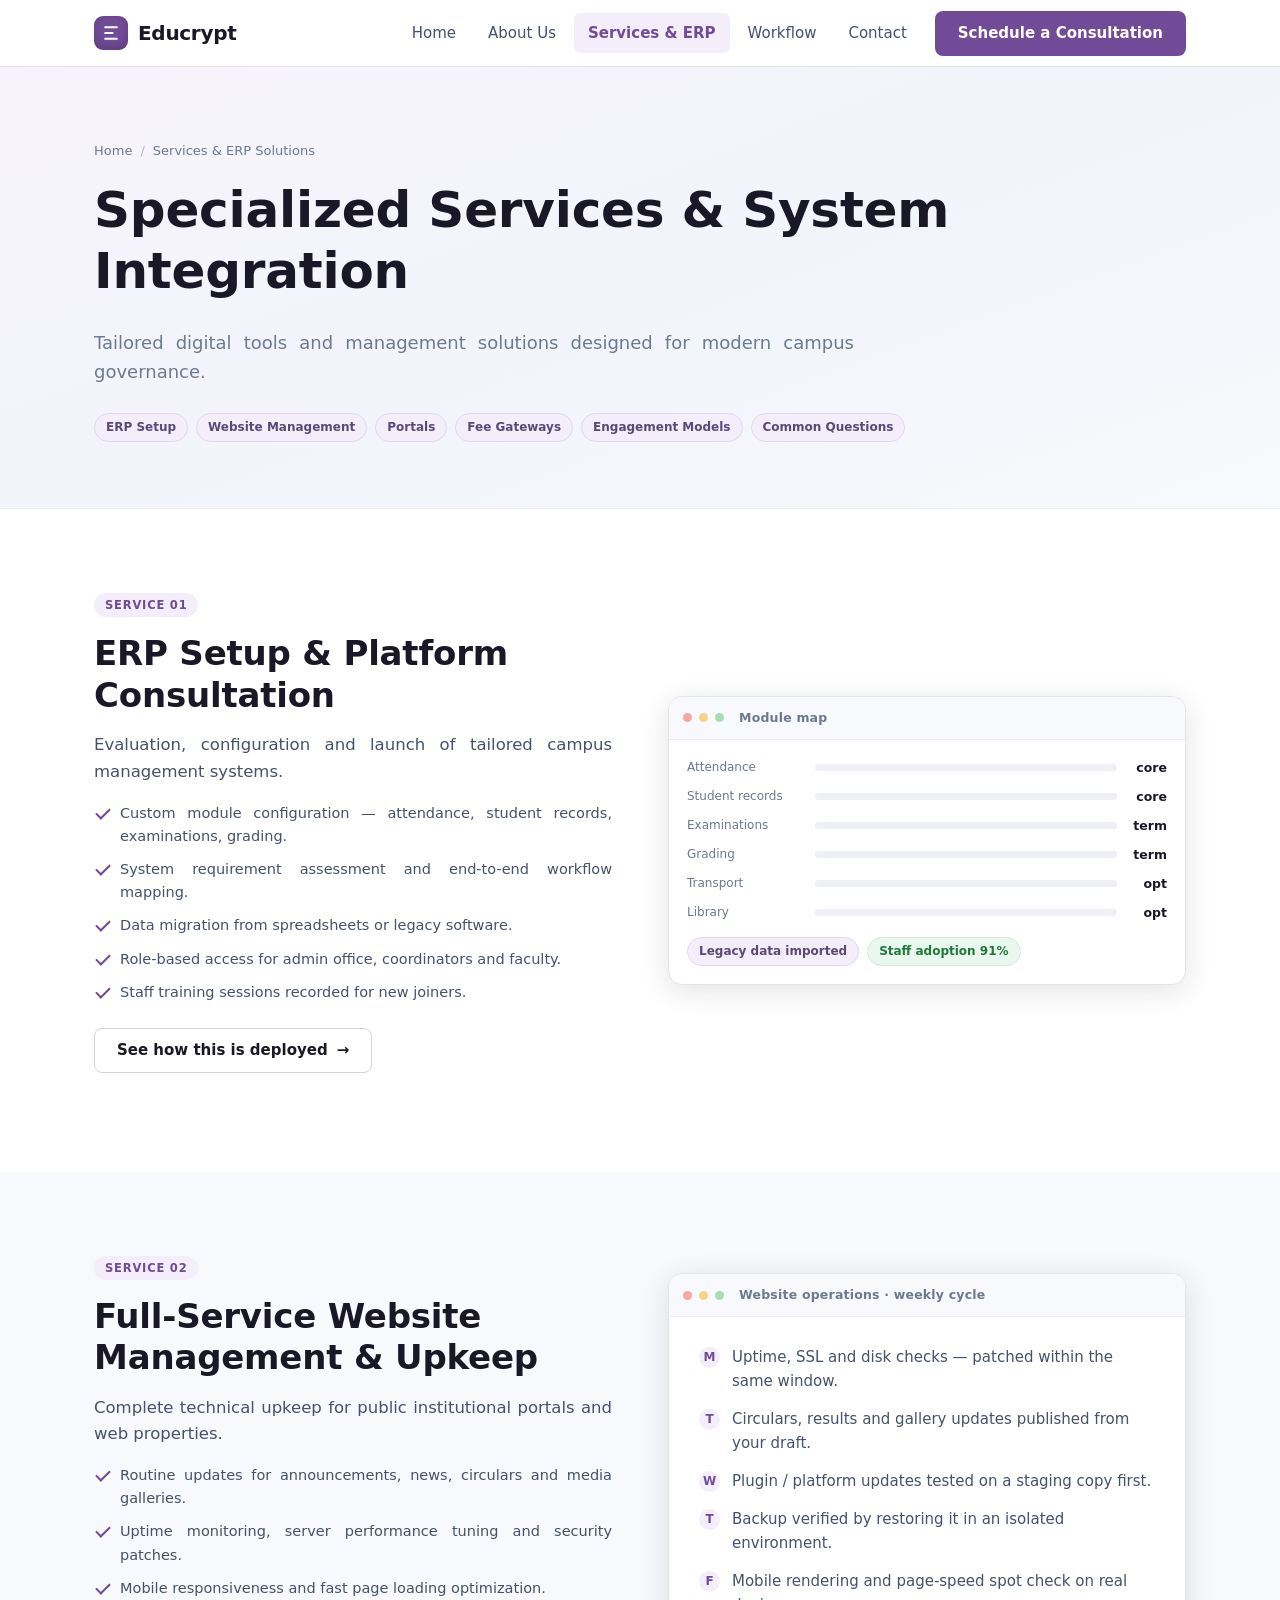
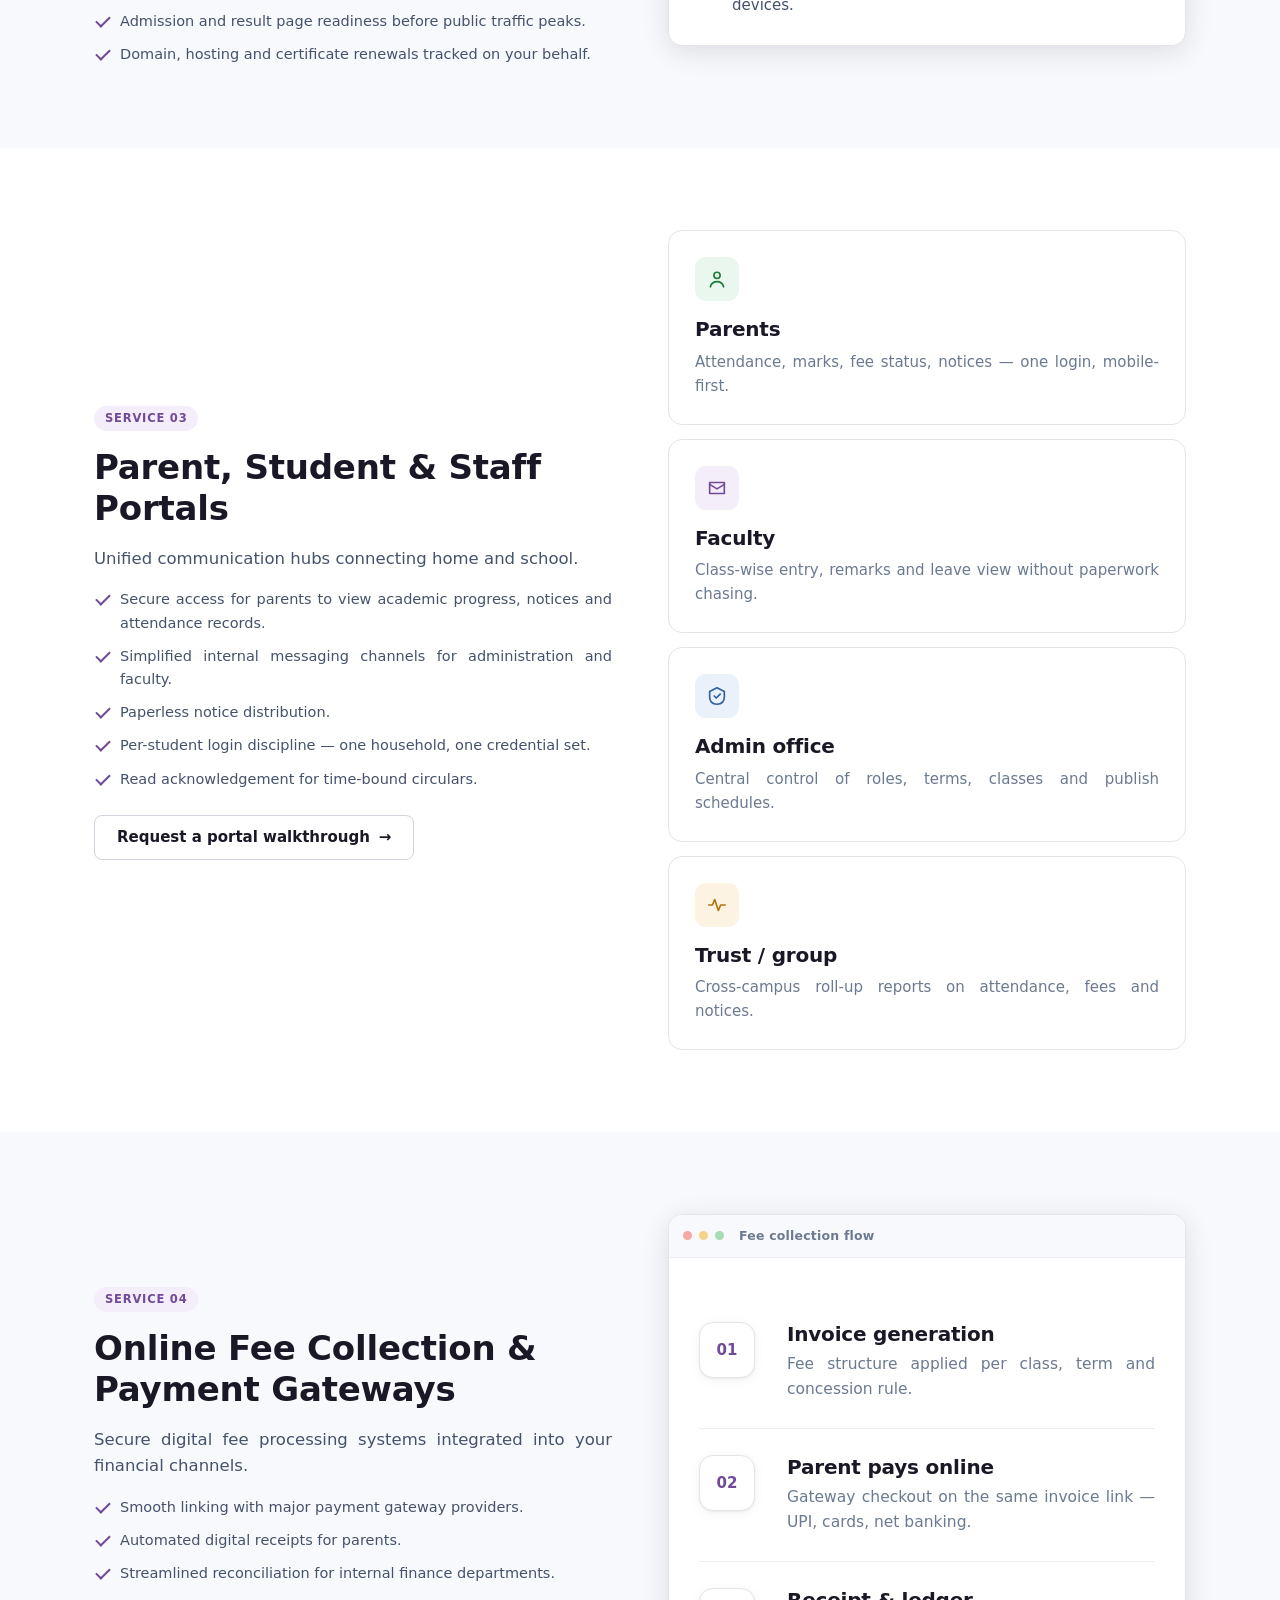
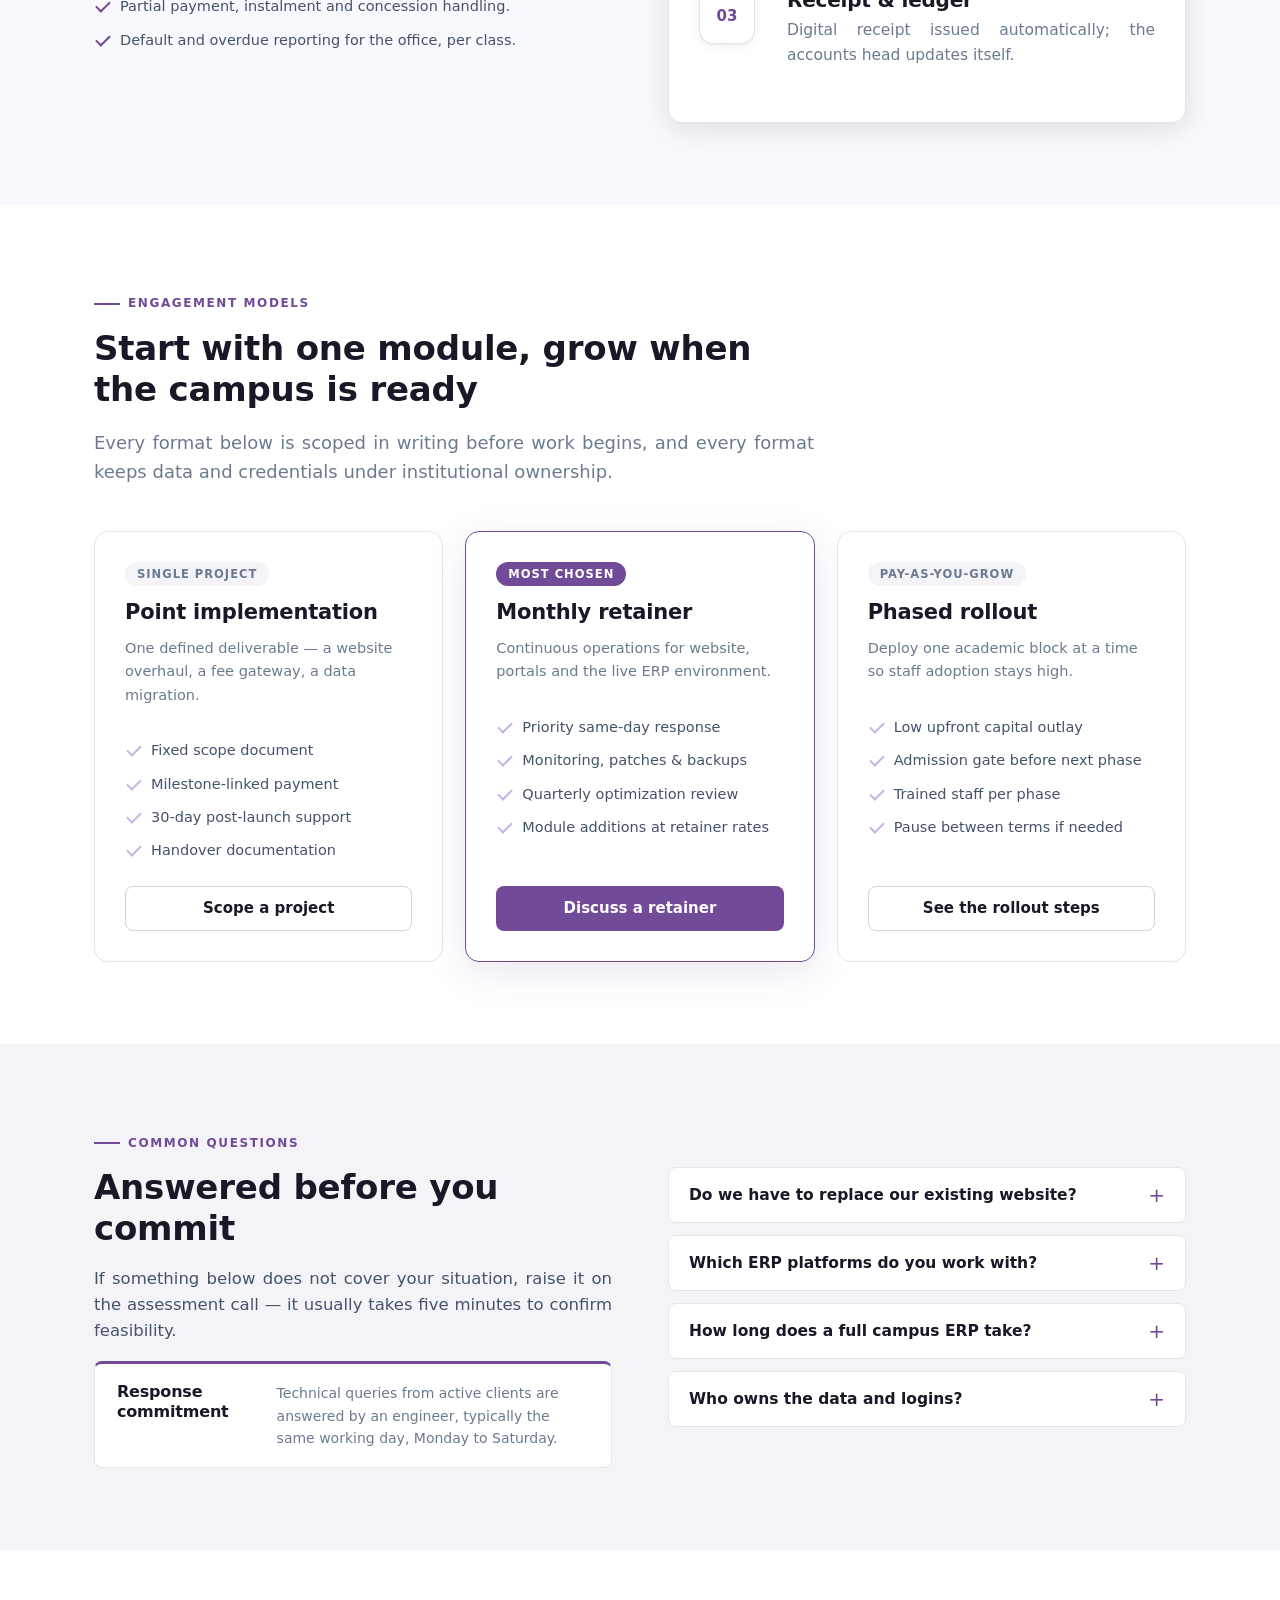
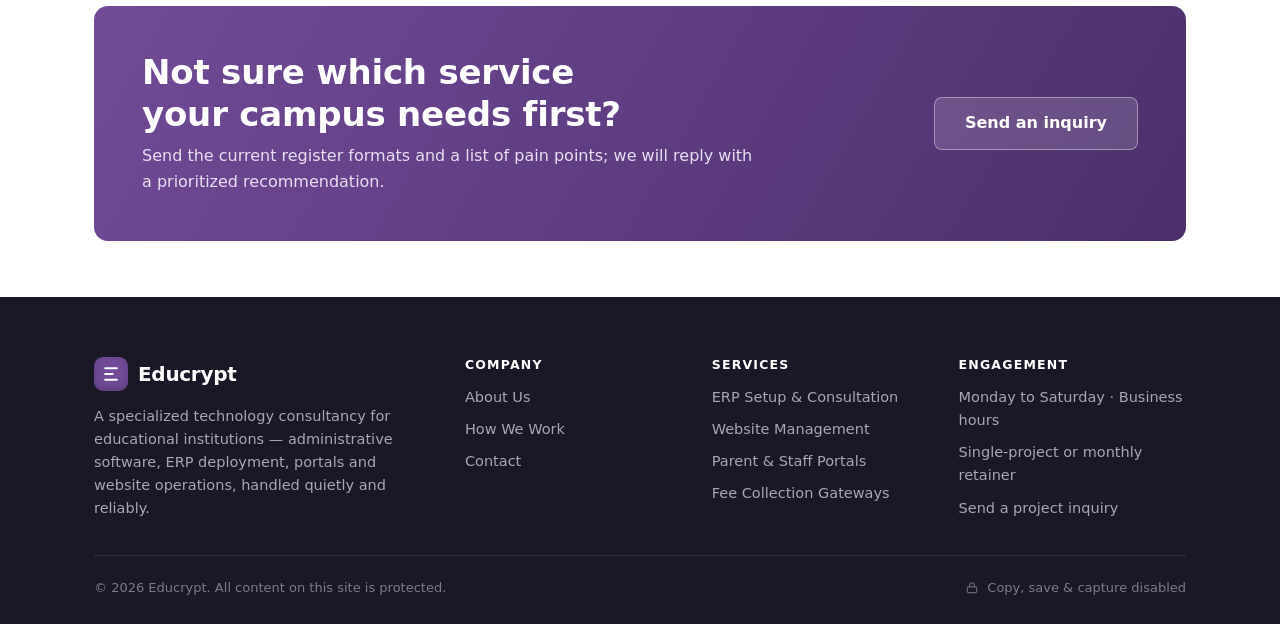
<file: services.html>
<!DOCTYPE html>
<html lang="en">
<head>
<meta charset="utf-8">
<meta name="viewport" content="width=device-width, initial-scale=1">
<title>Services &amp; ERP Solutions — Educrypt</title>
<meta name="description" content="Educrypt service modules: ERP setup and platform consultation, full-service website management, parent/student/staff portals and online fee collection with payment gateway integration.">
<link rel="stylesheet" href="assets/css/styles.css">
<link rel="icon" href="assets/img/icon-512.png" sizes="512x512">
<link rel="apple-touch-icon" href="assets/img/apple-touch-icon.png">
<meta property="og:type" content="website">
<meta property="og:site_name" content="Educrypt">
<meta property="og:locale" content="en_IN">
<meta property="og:title" content="Educrypt Services — ERP, Websites, Portals & Fee Gateways">
<meta property="og:description" content="Educrypt service modules: ERP setup and platform consultation, full-service website management, parent/student/staff portals and online fee collection with payment gateway integration.">
<meta name="twitter:card" content="summary_large_image">
<meta name="twitter:title" content="Educrypt Services — ERP, Websites, Portals & Fee Gateways">
<meta name="twitter:description" content="Educrypt service modules: ERP setup and platform consultation, full-service website management, parent/student/staff portals and online fee collection with payment gateway integration.">
<meta name="theme-color" content="#714b97">
<meta name="educrypt:origin" content="https://educrypt.in">
<script type="application/ld+json" data-abs="true">
{"@context":"https://educrypt.in/","@type":"Service","name":"ERP Setup & Platform Consultation","serviceType":"Campus ERP deployment","provider":{"@type":"Organization","name":"Educrypt","sameAs":"https://educrypt.in/#organization"},"areaServed":"IN","url":"https://educrypt.in/services.html#erp","description":"Evaluation, configuration and launch of tailored campus management systems.","hasOfferCatalog":{"@type":"OfferCatalog","name":"Campus services","itemListElement":[{"@type":"Offer","itemOffered":{"@type":"Service","name":"Full-Service Website Management & Upkeep"}},{"@type":"Offer","itemOffered":{"@type":"Service","name":"Parent, Student & Staff Portals"}},{"@type":"Offer","itemOffered":{"@type":"Service","name":"Online Fee Collection & Payment Gateways"}}]}}
</script>
<script type="application/ld+json" data-abs="true">
{"@context":"https://educrypt.in/","@type":"FAQPage","mainEntity":[{"@type":"Question","name":"Do we have to replace our existing website?","acceptedAnswer":{"@type":"Answer","text":"No. We routinely take over upkeep of existing WordPress, custom or hosted school sites. A rebuild is only recommended when the current platform cannot be secured or maintained economically."}},{"@type":"Question","name":"Which ERP platforms do you work with?","acceptedAnswer":{"@type":"Answer","text":"We assess open-source and commercial frameworks against your workflow and budget, then adapt the one that fits. Platform choice is documented with reasoning so you can take the project elsewhere if you ever need to."}},{"@type":"Question","name":"How long does a full campus ERP take?","acceptedAnswer":{"@type":"Answer","text":"A single-campus rollout with data migration is typically 6 to 10 weeks from signed scope, with go-live planned against an academic boundary rather than a calendar deadline."}},{"@type":"Question","name":"Who owns the data and logins?","acceptedAnswer":{"@type":"Answer","text":"The institution does — hosting accounts, database credentials, domain and all records. We operate under delegated access, and every credential transfer is logged."}}]}
</script>
<!-- SEO:BEGIN (written by tools/set-origin.py) -->
<link rel="canonical" href="https://educrypt.in/services.html">
<meta property="og:url" content="https://educrypt.in/services.html">
<meta property="og:image" content="https://educrypt.in/assets/img/og-cover.png">
<meta property="og:image:secure_url" content="https://educrypt.in/assets/img/og-cover.png">
<meta property="og:image:width" content="1200">
<meta property="og:image:height" content="630">
<meta property="og:image:alt" content="Educrypt — Campus & Enterprise Management Solutions">
<meta name="twitter:image" content="https://educrypt.in/assets/img/og-cover.png">
<meta name="twitter:url" content="https://educrypt.in/services.html">
<!-- SEO:END -->
</head>
<body>

<header class="site-header">
  <div class="container nav-wrap">
    <a class="brand" href="index.html" aria-label="Educrypt home">
      <span class="brand-mark" aria-hidden="true">
        <svg viewBox="0 0 24 24" fill="none" stroke="currentColor" stroke-width="2.4" stroke-linecap="round" stroke-linejoin="round"><path d="M5 5h14M5 12h9M5 19h14"/></svg>
      </span>
      Educrypt
    </a>
    <button class="nav-toggle" type="button" aria-label="Toggle menu" aria-expanded="false" aria-controls="primaryNav">
      <span></span><span></span><span></span>
    </button>
    <nav class="nav" id="primaryNav">
      <a href="index.html">Home</a>
      <a href="about.html">About Us</a>
      <a href="services.html" aria-current="page">Services &amp; ERP</a>
      <a href="workflow.html">Workflow</a>
      <a href="contact.html">Contact</a>
      <span class="nav-cta"><a class="btn btn-primary" href="contact.html">Schedule a Consultation</a></span>
    </nav>
  </div>
</header>

<main>

  <!-- 1. PAGE HEADER -->
  <section class="page-hero">
    <div class="container">
      <nav class="breadcrumb" aria-label="Breadcrumb"><a href="index.html">Home</a><i>/</i><span>Services &amp; ERP Solutions</span></nav>
      <h1>Specialized Services &amp; System Integration</h1>
      <p class="lead">Tailored digital tools and management solutions designed for modern campus governance.</p>
      <div class="chip-row mt-24">
        <a class="chip" href="#erp">ERP Setup</a>
        <a class="chip" href="#website">Website Management</a>
        <a class="chip" href="#portals">Portals</a>
        <a class="chip" href="#fees">Fee Gateways</a>
        <a class="chip" href="#engagement">Engagement Models</a>
        <a class="chip" href="#questions">Common Questions</a>
      </div>
    </div>
  </section>

  <!-- SERVICE 01 -->
  <section class="section" id="erp">
    <div class="container split">
      <div class="prose">
        <span class="badge">Service 01</span>
        <h2 style="margin-top:16px">ERP Setup &amp; Platform Consultation</h2>
        <p class="lead">Evaluation, configuration and launch of tailored campus management systems.</p>
        <ul class="feature-list">
          <li>Custom module configuration — attendance, student records, examinations, grading.</li>
          <li>System requirement assessment and end-to-end workflow mapping.</li>
          <li>Data migration from spreadsheets or legacy software.</li>
          <li>Role-based access for admin office, coordinators and faculty.</li>
          <li>Staff training sessions recorded for new joiners.</li>
        </ul>
        <p class="mt-24"><a class="btn btn-outline btn-arrow" href="workflow.html">See how this is deployed</a></p>
      </div>

      <div class="panel">
        <div class="panel-bar"><i></i><i></i><i></i><b>Module map</b></div>
        <div class="panel-body">
          <div class="bar">
            <div class="bar-row"><span>Attendance</span><span class="bar-track"><span class="bar-fill" style="width:100%"></span></span><b>core</b></div>
            <div class="bar-row"><span>Student records</span><span class="bar-track"><span class="bar-fill" style="width:96%"></span></span><b>core</b></div>
            <div class="bar-row"><span>Examinations</span><span class="bar-track"><span class="bar-fill" style="width:84%"></span></span><b>term</b></div>
            <div class="bar-row"><span>Grading</span><span class="bar-track"><span class="bar-fill" style="width:80%"></span></span><b>term</b></div>
            <div class="bar-row"><span>Transport</span><span class="bar-track"><span class="bar-fill bar-fill--soft" style="width:52%"></span></span><b>opt</b></div>
            <div class="bar-row"><span>Library</span><span class="bar-track"><span class="bar-fill bar-fill--soft" style="width:44%"></span></span><b>opt</b></div>
          </div>
          <div class="chip-row"><span class="chip">Legacy data imported</span><span class="chip chip--ok">Staff adoption 91%</span></div>
        </div>
      </div>
    </div>
  </section>

  <!-- SERVICE 02 -->
  <section class="section section--soft" id="website">
    <div class="container split split-flip">
      <div class="panel">
        <div class="panel-bar"><i></i><i></i><i></i><b>Website operations · weekly cycle</b></div>
        <div class="panel-body panel-pad">
          <ul class="list-plain">
            <li><span class="tick">M</span> Uptime, SSL and disk checks — patched within the same window.</li>
            <li><span class="tick">T</span> Circulars, results and gallery updates published from your draft.</li>
            <li><span class="tick">W</span> Plugin / platform updates tested on a staging copy first.</li>
            <li><span class="tick">T</span> Backup verified by restoring it in an isolated environment.</li>
            <li><span class="tick">F</span> Mobile rendering and page-speed spot check on real devices.</li>
          </ul>
        </div>
      </div>

      <div class="prose">
        <span class="badge">Service 02</span>
        <h2 style="margin-top:16px">Full-Service Website Management &amp; Upkeep</h2>
        <p class="lead">Complete technical upkeep for public institutional portals and web properties.</p>
        <ul class="feature-list">
          <li>Routine updates for announcements, news, circulars and media galleries.</li>
          <li>Uptime monitoring, server performance tuning and security patches.</li>
          <li>Mobile responsiveness and fast page loading optimization.</li>
          <li>Admission and result page readiness before public traffic peaks.</li>
          <li>Domain, hosting and certificate renewals tracked on your behalf.</li>
        </ul>
      </div>
    </div>
  </section>

  <!-- SERVICE 03 -->
  <section class="section" id="portals">
    <div class="container split">
      <div class="prose">
        <span class="badge">Service 03</span>
        <h2 style="margin-top:16px">Parent, Student &amp; Staff Portals</h2>
        <p class="lead">Unified communication hubs connecting home and school.</p>
        <ul class="feature-list">
          <li>Secure access for parents to view academic progress, notices and attendance records.</li>
          <li>Simplified internal messaging channels for administration and faculty.</li>
          <li>Paperless notice distribution.</li>
          <li>Per-student login discipline — one household, one credential set.</li>
          <li>Read acknowledgement for time-bound circulars.</li>
        </ul>
        <p class="mt-24"><a class="btn btn-outline btn-arrow" href="contact.html">Request a portal walkthrough</a></p>
      </div>

      <div class="grid grid-2">
        <div class="card">
          <div class="icon icon--green" aria-hidden="true"><svg viewBox="0 0 24 24" fill="none" stroke="currentColor" stroke-width="1.8" stroke-linecap="round" stroke-linejoin="round"><circle cx="12" cy="8" r="3.4"/><path d="M4.8 20.5a7.4 7.4 0 0 1 14.4 0"/></svg></div>
          <h3>Parents</h3>
          <p>Attendance, marks, fee status, notices — one login, mobile-first.</p>
        </div>
        <div class="card">
          <div class="icon" aria-hidden="true"><svg viewBox="0 0 24 24" fill="none" stroke="currentColor" stroke-width="1.8" stroke-linecap="round" stroke-linejoin="round"><path d="M4 6h16v12H4z"/><path d="M4 8l8 5 8-5"/></svg></div>
          <h3>Faculty</h3>
          <p>Class-wise entry, remarks and leave view without paperwork chasing.</p>
        </div>
        <div class="card">
          <div class="icon icon--blue" aria-hidden="true"><svg viewBox="0 0 24 24" fill="none" stroke="currentColor" stroke-width="1.8" stroke-linecap="round" stroke-linejoin="round"><path d="M12 3l8 4v6c0 5-3.4 7.6-8 8-4.6-.4-8-3-8-8V7z"/><path d="M9 12l2.2 2.2L15.5 10"/></svg></div>
          <h3>Admin office</h3>
          <p>Central control of roles, terms, classes and publish schedules.</p>
        </div>
        <div class="card">
          <div class="icon icon--orange" aria-hidden="true"><svg viewBox="0 0 24 24" fill="none" stroke="currentColor" stroke-width="1.8" stroke-linecap="round" stroke-linejoin="round"><path d="M3 12h4l2.5-6 4 12L16 12h5"/></svg></div>
          <h3>Trust / group</h3>
          <p>Cross-campus roll-up reports on attendance, fees and notices.</p>
        </div>
      </div>
    </div>
  </section>

  <!-- SERVICE 04 -->
  <section class="section section--soft" id="fees">
    <div class="container split split-flip">
      <div class="panel">
        <div class="panel-bar"><i></i><i></i><i></i><b>Fee collection flow</b></div>
        <div class="panel-body panel-pad">
          <div class="timeline">
            <div class="timeline-item"><div class="timeline-badge">01</div><div class="timeline-body"><h3>Invoice generation</h3><p>Fee structure applied per class, term and concession rule.</p></div></div>
            <div class="timeline-item"><div class="timeline-badge">02</div><div class="timeline-body"><h3>Parent pays online</h3><p>Gateway checkout on the same invoice link — UPI, cards, net banking.</p></div></div>
            <div class="timeline-item"><div class="timeline-badge">03</div><div class="timeline-body"><h3>Receipt &amp; ledger</h3><p>Digital receipt issued automatically; the accounts head updates itself.</p></div></div>
          </div>
        </div>
      </div>

      <div class="prose">
        <span class="badge">Service 04</span>
        <h2 style="margin-top:16px">Online Fee Collection &amp; Payment Gateways</h2>
        <p class="lead">Secure digital fee processing systems integrated into your financial channels.</p>
        <ul class="feature-list">
          <li>Smooth linking with major payment gateway providers.</li>
          <li>Automated digital receipts for parents.</li>
          <li>Streamlined reconciliation for internal finance departments.</li>
          <li>Partial payment, instalment and concession handling.</li>
          <li>Default and overdue reporting for the office, per class.</li>
        </ul>
      </div>
    </div>
  </section>

  <!-- ENGAGEMENT MODELS -->
  <section class="section" id="engagement">
    <div class="container">
      <div class="section-head">
        <span class="eyebrow">Engagement models</span>
        <h2>Start with one module, grow when the campus is ready</h2>
        <p class="lead">Every format below is scoped in writing before work begins, and every format keeps data and credentials under institutional ownership.</p>
      </div>

      <div class="grid grid-3">
        <div class="plan">
          <span class="plan-tag plan-tag--ghost">Single project</span>
          <h3>Point implementation</h3>
          <p class="muted">One defined deliverable — a website overhaul, a fee gateway, a data migration.</p>
          <ul class="feature-list feature-list--plain">
            <li>Fixed scope document</li>
            <li>Milestone-linked payment</li>
            <li>30-day post-launch support</li>
            <li>Handover documentation</li>
          </ul>
          <a class="btn btn-outline" href="contact.html">Scope a project</a>
        </div>

        <div class="plan plan--featured">
          <span class="plan-tag">Most chosen</span>
          <h3>Monthly retainer</h3>
          <p class="muted">Continuous operations for website, portals and the live ERP environment.</p>
          <ul class="feature-list feature-list--plain">
            <li>Priority same-day response</li>
            <li>Monitoring, patches &amp; backups</li>
            <li>Quarterly optimization review</li>
            <li>Module additions at retainer rates</li>
          </ul>
          <a class="btn btn-primary" href="contact.html">Discuss a retainer</a>
        </div>

        <div class="plan">
          <span class="plan-tag plan-tag--ghost">Pay-as-you-grow</span>
          <h3>Phased rollout</h3>
          <p class="muted">Deploy one academic block at a time so staff adoption stays high.</p>
          <ul class="feature-list feature-list--plain">
            <li>Low upfront capital outlay</li>
            <li>Admission gate before next phase</li>
            <li>Trained staff per phase</li>
            <li>Pause between terms if needed</li>
          </ul>
          <a class="btn btn-outline" href="workflow.html">See the rollout steps</a>
        </div>
      </div>
    </div>
  </section>

  <!-- FAQ -->
  <section class="section section--alt" id="questions">
    <div class="container split">
      <div class="prose">
        <span class="eyebrow">Common questions</span>
        <h2>Answered before you commit</h2>
        <p>If something below does not cover your situation, raise it on the assessment call — it usually takes five minutes to confirm feasibility.</p>
        <div class="note-card">
          <h4>Response commitment</h4>
          <p>Technical queries from active clients are answered by an engineer, typically the same working day, Monday to Saturday.</p>
        </div>
      </div>

      <div class="accordion">
        <div class="acc-item">
          <button type="button">Do we have to replace our existing website?</button>
          <div class="acc-panel">No. We routinely take over upkeep of existing WordPress, custom or hosted school sites. A rebuild is only recommended when the current platform cannot be secured or maintained economically.</div>
        </div>
        <div class="acc-item">
          <button type="button">Which ERP platforms do you work with?</button>
          <div class="acc-panel">We assess open-source and commercial frameworks against your workflow and budget, then adapt the one that fits. Platform choice is documented with reasoning so you can take the project elsewhere if you ever need to.</div>
        </div>
        <div class="acc-item">
          <button type="button">How long does a full campus ERP take?</button>
          <div class="acc-panel">A single-campus rollout with data migration is typically 6–10 weeks from signed scope, with go-live planned against an academic boundary rather than a calendar deadline.</div>
        </div>
        <div class="acc-item">
          <button type="button">Who owns the data and logins?</button>
          <div class="acc-panel">The institution does — hosting accounts, database credentials, domain and all records. We operate under delegated access, and every credential transfer is logged.</div>
        </div>
      </div>
    </div>
  </section>

  <section class="section section--tight">
    <div class="container">
      <div class="cta-band">
        <div>
          <h2>Not sure which service your campus needs first?</h2>
          <p>Send the current register formats and a list of pain points; we will reply with a prioritized recommendation.</p>
        </div>
        <div class="cta-actions"><a class="btn btn-light btn-lg" href="contact.html">Send an inquiry</a></div>
      </div>
    </div>
  </section>

</main>

<footer class="site-footer">
  <div class="container">
    <div class="footer-grid">
      <div>
        <a class="brand" href="index.html">
          <span class="brand-mark" aria-hidden="true">
            <svg viewBox="0 0 24 24" fill="none" stroke="currentColor" stroke-width="2.4" stroke-linecap="round" stroke-linejoin="round"><path d="M5 5h14M5 12h9M5 19h14"/></svg>
          </span>
          Educrypt
        </a>
        <p>A specialized technology consultancy for educational institutions — administrative software, ERP deployment, portals and website operations, handled quietly and reliably.</p>
      </div>
      <div>
        <h5>Company</h5>
        <ul class="footer-links">
          <li><a href="about.html">About Us</a></li>
          <li><a href="workflow.html">How We Work</a></li>
          <li><a href="contact.html">Contact</a></li>
        </ul>
      </div>
      <div>
        <h5>Services</h5>
        <ul class="footer-links">
          <li><a href="services.html#erp">ERP Setup &amp; Consultation</a></li>
          <li><a href="services.html#website">Website Management</a></li>
          <li><a href="services.html#portals">Parent &amp; Staff Portals</a></li>
          <li><a href="services.html#fees">Fee Collection Gateways</a></li>
        </ul>
      </div>
      <div>
        <h5>Engagement</h5>
        <ul class="footer-links">
          <li>Monday to Saturday · Business hours</li>
          <li>Single-project or monthly retainer</li>
          <li><a href="contact.html">Send a project inquiry</a></li>
        </ul>
      </div>
    </div>
    <div class="footer-note">
      <span>© <span data-year>2026</span> Educrypt. All content on this site is protected.</span>
      <span class="lock">
        <svg viewBox="0 0 24 24" fill="none" stroke="currentColor" stroke-width="2" stroke-linecap="round"><rect x="4" y="10" width="16" height="10" rx="2"/><path d="M8 10V7a4 4 0 0 1 8 0v3"/></svg>
        Copy, save &amp; capture disabled
      </span>
    </div>
  </div>
</footer>

<div class="print-lock" aria-hidden="true">
  <h1>Educrypt</h1>
  <p>This page is not distributable in printed or PDF form. Campus documentation, proposals and scope sheets are shared directly with the authorized institutional contact. Please request a copy from the Educrypt office.</p>
</div>

<script src="assets/js/seo.js"></script>
<script src="assets/js/app.js"></script>
</body>
</html>
</file>
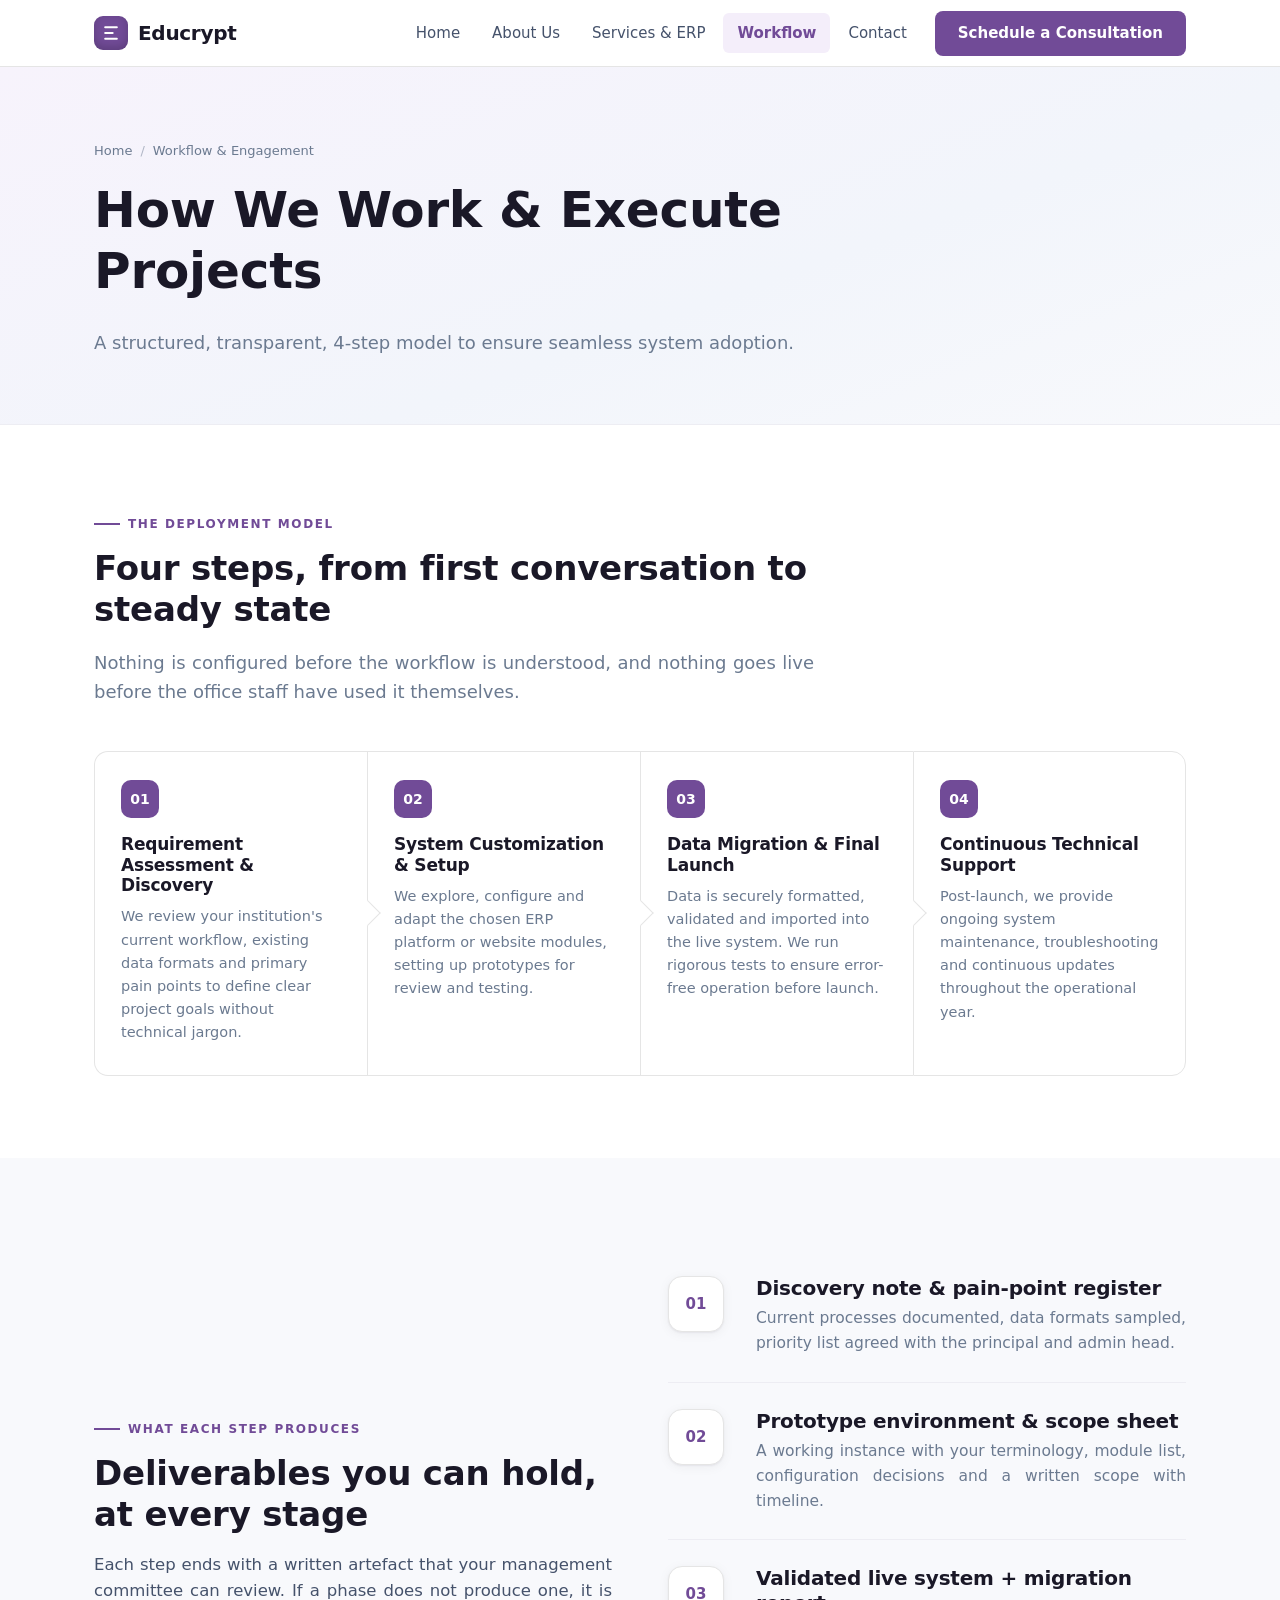
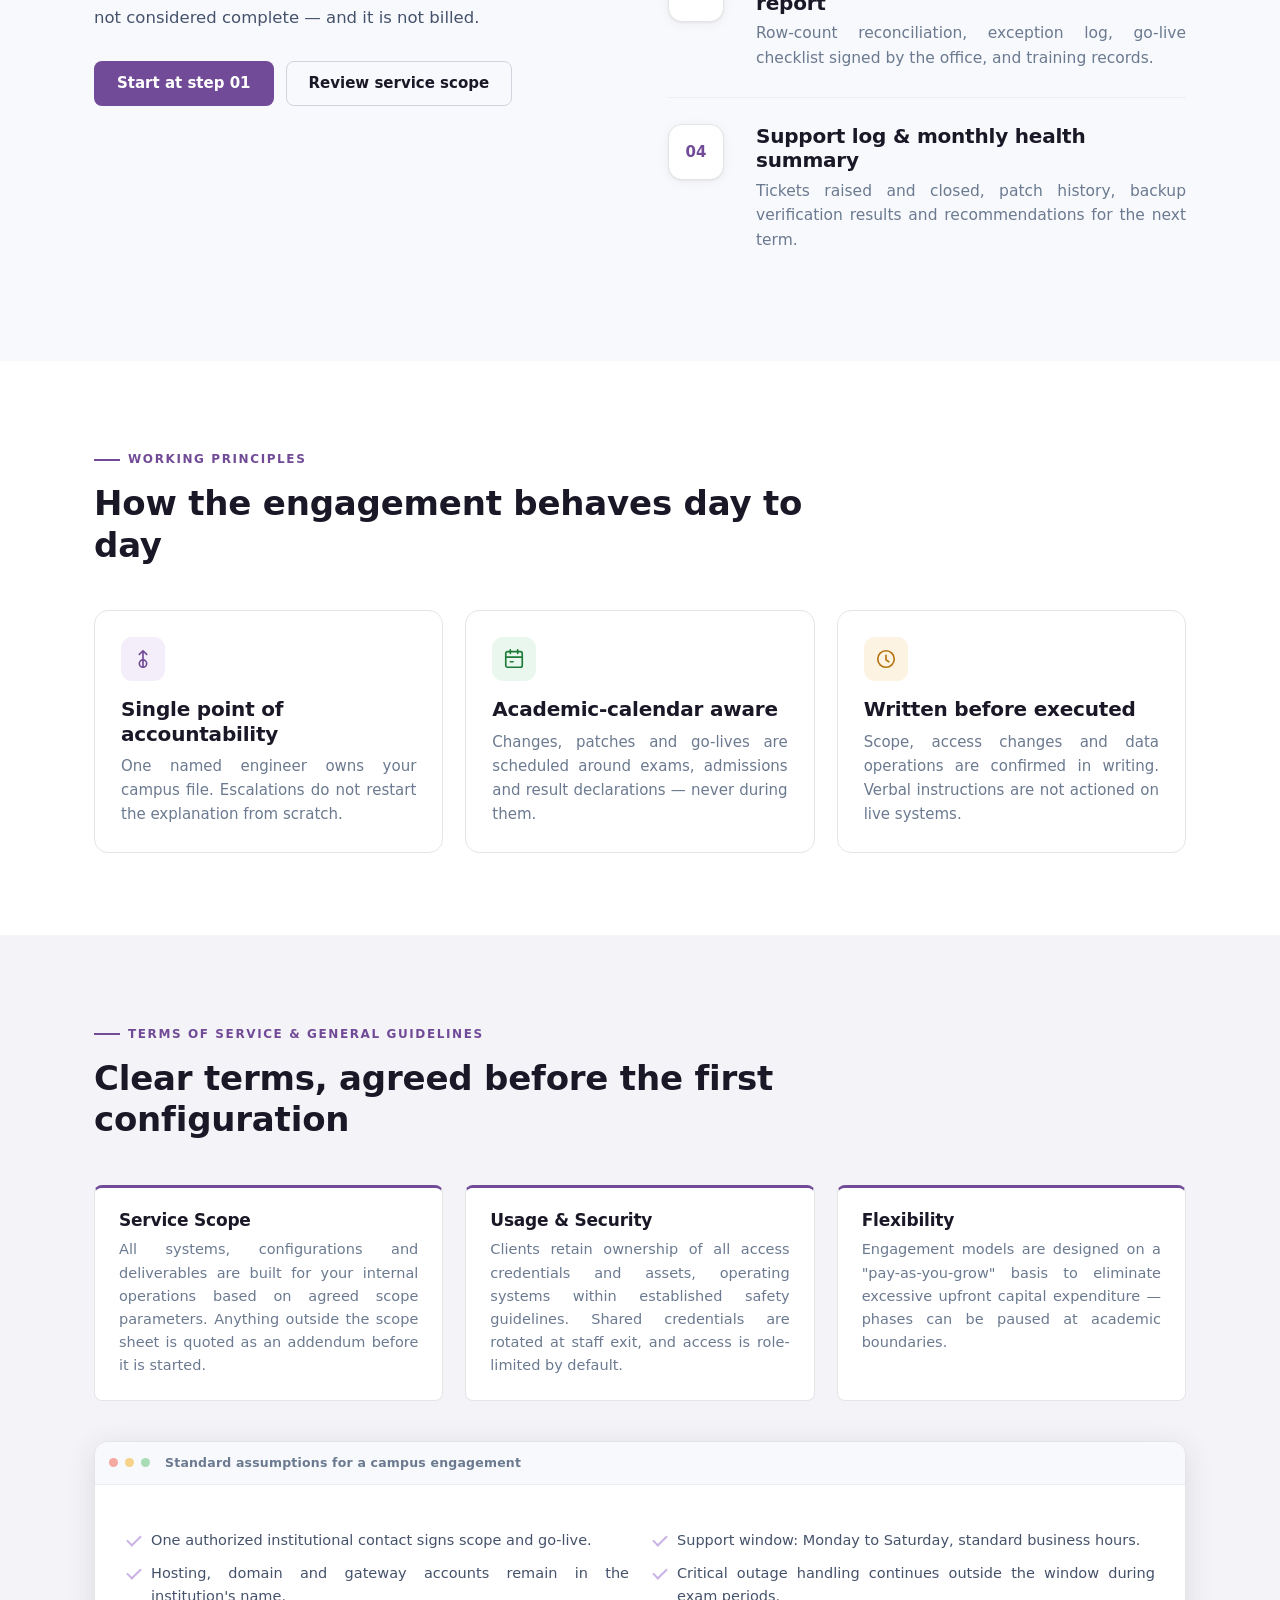
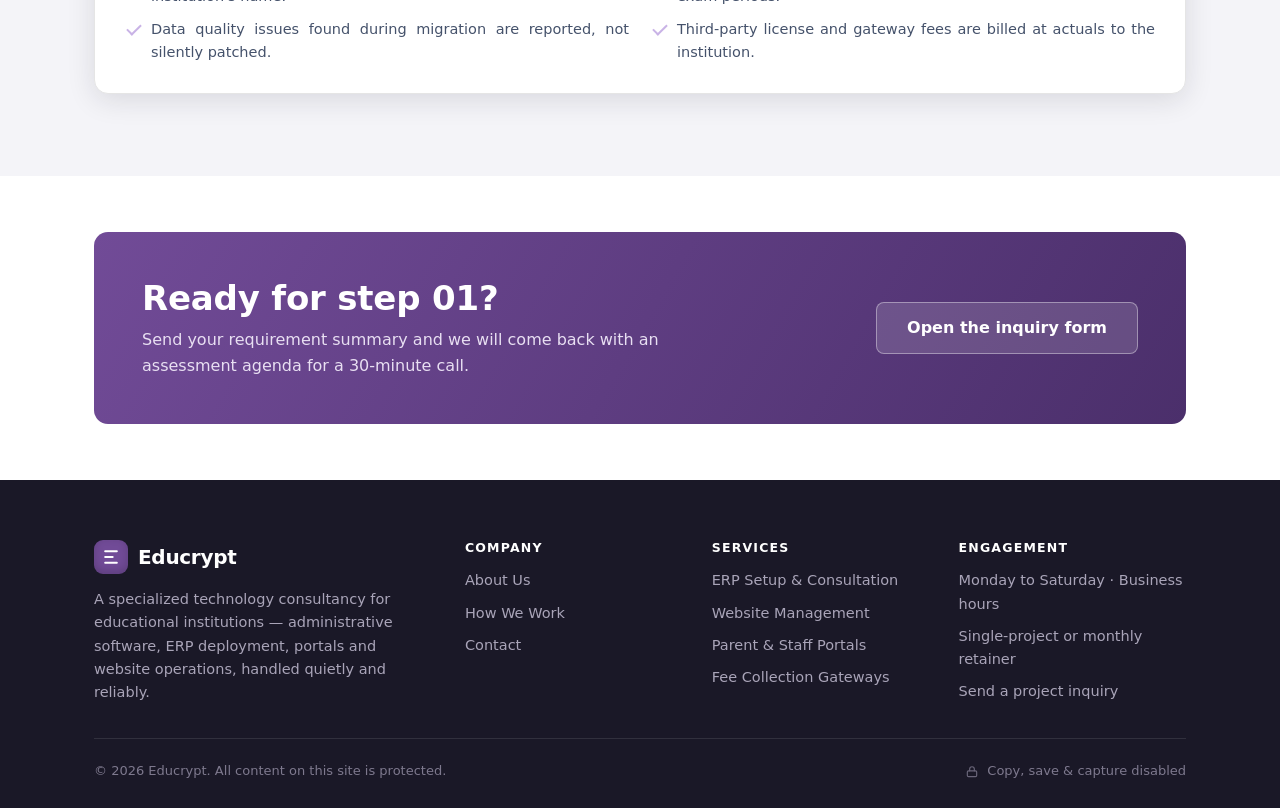
<file: workflow.html>
<!DOCTYPE html>
<html lang="en">
<head>
<meta charset="utf-8">
<meta name="viewport" content="width=device-width, initial-scale=1">
<title>Workflow &amp; Engagement — How Educrypt Deploys Campus Systems</title>
<meta name="description" content="Educrypt's four-step deployment model: requirement assessment, system customization, data migration and launch, then continuous technical support — plus engagement terms.">
<link rel="stylesheet" href="assets/css/styles.css">
<link rel="icon" href="assets/img/icon-512.png" sizes="512x512">
<link rel="apple-touch-icon" href="assets/img/apple-touch-icon.png">
<meta property="og:type" content="website">
<meta property="og:site_name" content="Educrypt">
<meta property="og:locale" content="en_IN">
<meta property="og:title" content="How Educrypt Works — 4-Step Deployment Model">
<meta property="og:description" content="Educrypt's four-step deployment model: requirement assessment, system customization, data migration and launch, then continuous technical support — plus engagement terms.">
<meta name="twitter:card" content="summary_large_image">
<meta name="twitter:title" content="How Educrypt Works — 4-Step Deployment Model">
<meta name="twitter:description" content="Educrypt's four-step deployment model: requirement assessment, system customization, data migration and launch, then continuous technical support — plus engagement terms.">
<meta name="theme-color" content="#714b97">
<meta name="educrypt:origin" content="https://educrypt.in">
<script type="application/ld+json" data-abs="true">
{"@context":"https://educrypt.in/","@type":"HowTo","name":"How Educrypt deploys a campus system","inLanguage":"en-IN","totalTime":"P6W","step":[{"@type":"HowToStep","position":1,"name":"Requirement Assessment & Discovery","text":"We review your institution's current workflow, existing data formats and primary pain points to define clear project goals without technical jargon."},{"@type":"HowToStep","position":2,"name":"System Customization & Setup","text":"We explore, configure and adapt the chosen ERP platform or website modules, setting up prototypes for review and testing."},{"@type":"HowToStep","position":3,"name":"Data Migration & Final Launch","text":"Data is securely formatted, validated and imported into the live system, with rigorous testing before launch."},{"@type":"HowToStep","position":4,"name":"Continuous Technical Support","text":"Post-launch maintenance, troubleshooting and continuous updates throughout the operational year."}]}
</script>
<!-- SEO:BEGIN (written by tools/set-origin.py) -->
<link rel="canonical" href="https://educrypt.in/workflow.html">
<meta property="og:url" content="https://educrypt.in/workflow.html">
<meta property="og:image" content="https://educrypt.in/assets/img/og-cover.png">
<meta property="og:image:secure_url" content="https://educrypt.in/assets/img/og-cover.png">
<meta property="og:image:width" content="1200">
<meta property="og:image:height" content="630">
<meta property="og:image:alt" content="Educrypt — Campus & Enterprise Management Solutions">
<meta name="twitter:image" content="https://educrypt.in/assets/img/og-cover.png">
<meta name="twitter:url" content="https://educrypt.in/workflow.html">
<!-- SEO:END -->
</head>
<body>

<header class="site-header">
  <div class="container nav-wrap">
    <a class="brand" href="index.html" aria-label="Educrypt home">
      <span class="brand-mark" aria-hidden="true">
        <svg viewBox="0 0 24 24" fill="none" stroke="currentColor" stroke-width="2.4" stroke-linecap="round" stroke-linejoin="round"><path d="M5 5h14M5 12h9M5 19h14"/></svg>
      </span>
      Educrypt
    </a>
    <button class="nav-toggle" type="button" aria-label="Toggle menu" aria-expanded="false" aria-controls="primaryNav">
      <span></span><span></span><span></span>
    </button>
    <nav class="nav" id="primaryNav">
      <a href="index.html">Home</a>
      <a href="about.html">About Us</a>
      <a href="services.html">Services &amp; ERP</a>
      <a href="workflow.html" aria-current="page">Workflow</a>
      <a href="contact.html">Contact</a>
      <span class="nav-cta"><a class="btn btn-primary" href="contact.html">Schedule a Consultation</a></span>
    </nav>
  </div>
</header>

<main>

  <!-- 1. PAGE HEADER -->
  <section class="page-hero">
    <div class="container">
      <nav class="breadcrumb" aria-label="Breadcrumb"><a href="index.html">Home</a><i>/</i><span>Workflow &amp; Engagement</span></nav>
      <h1>How We Work &amp; Execute Projects</h1>
      <p class="lead">A structured, transparent, 4-step model to ensure seamless system adoption.</p>
    </div>
  </section>

  <!-- 2. FOUR-STEP MODEL -->
  <section class="section">
    <div class="container">
      <div class="section-head">
        <span class="eyebrow">The deployment model</span>
        <h2>Four steps, from first conversation to steady state</h2>
        <p class="lead">Nothing is configured before the workflow is understood, and nothing goes live before the office staff have used it themselves.</p>
      </div>

      <div class="steps">
        <div class="step">
          <div class="step-num">01</div>
          <h3>Requirement Assessment &amp; Discovery</h3>
          <p>We review your institution's current workflow, existing data formats and primary pain points to define clear project goals without technical jargon.</p>
        </div>
        <div class="step">
          <div class="step-num">02</div>
          <h3>System Customization &amp; Setup</h3>
          <p>We explore, configure and adapt the chosen ERP platform or website modules, setting up prototypes for review and testing.</p>
        </div>
        <div class="step">
          <div class="step-num">03</div>
          <h3>Data Migration &amp; Final Launch</h3>
          <p>Data is securely formatted, validated and imported into the live system. We run rigorous tests to ensure error-free operation before launch.</p>
        </div>
        <div class="step">
          <div class="step-num">04</div>
          <h3>Continuous Technical Support</h3>
          <p>Post-launch, we provide ongoing system maintenance, troubleshooting and continuous updates throughout the operational year.</p>
        </div>
      </div>
    </div>
  </section>

  <!-- STEP DETAIL TIMELINE -->
  <section class="section section--soft">
    <div class="container split">
      <div class="prose">
        <span class="eyebrow">What each step produces</span>
        <h2>Deliverables you can hold, at every stage</h2>
        <p>Each step ends with a written artefact that your management committee can review. If a phase does not produce one, it is not considered complete — and it is not billed.</p>
        <div class="hero-actions">
          <a class="btn btn-primary" href="contact.html">Start at step 01</a>
          <a class="btn btn-outline" href="services.html">Review service scope</a>
        </div>
      </div>

      <div class="timeline">
        <div class="timeline-item">
          <div class="timeline-badge">01</div>
          <div class="timeline-body">
            <h3>Discovery note &amp; pain-point register</h3>
            <p>Current processes documented, data formats sampled, priority list agreed with the principal and admin head.</p>
          </div>
        </div>
        <div class="timeline-item">
          <div class="timeline-badge">02</div>
          <div class="timeline-body">
            <h3>Prototype environment &amp; scope sheet</h3>
            <p>A working instance with your terminology, module list, configuration decisions and a written scope with timeline.</p>
          </div>
        </div>
        <div class="timeline-item">
          <div class="timeline-badge">03</div>
          <div class="timeline-body">
            <h3>Validated live system + migration report</h3>
            <p>Row-count reconciliation, exception log, go-live checklist signed by the office, and training records.</p>
          </div>
        </div>
        <div class="timeline-item">
          <div class="timeline-badge">04</div>
          <div class="timeline-body">
            <h3>Support log &amp; monthly health summary</h3>
            <p>Tickets raised and closed, patch history, backup verification results and recommendations for the next term.</p>
          </div>
        </div>
      </div>
    </div>
  </section>

  <!-- WORKING PRINCIPLES -->
  <section class="section">
    <div class="container">
      <div class="section-head">
        <span class="eyebrow">Working principles</span>
        <h2>How the engagement behaves day to day</h2>
      </div>
      <div class="grid grid-3">
        <article class="card">
          <div class="icon" aria-hidden="true"><svg viewBox="0 0 24 24" fill="none" stroke="currentColor" stroke-width="1.8" stroke-linecap="round" stroke-linejoin="round"><path d="M12 3v18M12 3l4 4M12 3L8 7"/><circle cx="12" cy="17" r="4"/></svg></div>
          <h3>Single point of accountability</h3>
          <p>One named engineer owns your campus file. Escalations do not restart the explanation from scratch.</p>
        </article>
        <article class="card">
          <div class="icon icon--green" aria-hidden="true"><svg viewBox="0 0 24 24" fill="none" stroke="currentColor" stroke-width="1.8" stroke-linecap="round" stroke-linejoin="round"><rect x="3" y="4" width="18" height="17" rx="2"/><path d="M8 2v4M16 2v4M3 10h18M8 15h3"/></svg></div>
          <h3>Academic-calendar aware</h3>
          <p>Changes, patches and go-lives are scheduled around exams, admissions and result declarations — never during them.</p>
        </article>
        <article class="card">
          <div class="icon icon--orange" aria-hidden="true"><svg viewBox="0 0 24 24" fill="none" stroke="currentColor" stroke-width="1.8" stroke-linecap="round" stroke-linejoin="round"><path d="M12 8v5l3 2"/><circle cx="12" cy="12" r="9"/></svg></div>
          <h3>Written before executed</h3>
          <p>Scope, access changes and data operations are confirmed in writing. Verbal instructions are not actioned on live systems.</p>
        </article>
      </div>
    </div>
  </section>

  <!-- 3. TERMS -->
  <section class="section section--alt" id="terms">
    <div class="container">
      <div class="section-head">
        <span class="eyebrow">Terms of service &amp; general guidelines</span>
        <h2>Clear terms, agreed before the first configuration</h2>
      </div>
      <div class="grid grid-3">
        <div class="note-card">
          <h4>Service Scope</h4>
          <p>All systems, configurations and deliverables are built for your internal operations based on agreed scope parameters. Anything outside the scope sheet is quoted as an addendum before it is started.</p>
        </div>
        <div class="note-card">
          <h4>Usage &amp; Security</h4>
          <p>Clients retain ownership of all access credentials and assets, operating systems within established safety guidelines. Shared credentials are rotated at staff exit, and access is role-limited by default.</p>
        </div>
        <div class="note-card">
          <h4>Flexibility</h4>
          <p>Engagement models are designed on a "pay-as-you-grow" basis to eliminate excessive upfront capital expenditure — phases can be paused at academic boundaries.</p>
        </div>
      </div>

      <div class="panel mt-40">
        <div class="panel-bar"><i></i><i></i><i></i><b>Standard assumptions for a campus engagement</b></div>
        <div class="panel-body panel-pad">
          <div class="grid grid-2">
            <ul class="feature-list feature-list--plain">
              <li>One authorized institutional contact signs scope and go-live.</li>
              <li>Hosting, domain and gateway accounts remain in the institution's name.</li>
              <li>Data quality issues found during migration are reported, not silently patched.</li>
            </ul>
            <ul class="feature-list feature-list--plain">
              <li>Support window: Monday to Saturday, standard business hours.</li>
              <li>Critical outage handling continues outside the window during exam periods.</li>
              <li>Third-party license and gateway fees are billed at actuals to the institution.</li>
            </ul>
          </div>
        </div>
      </div>
    </div>
  </section>

  <section class="section section--tight">
    <div class="container">
      <div class="cta-band">
        <div>
          <h2>Ready for step 01?</h2>
          <p>Send your requirement summary and we will come back with an assessment agenda for a 30-minute call.</p>
        </div>
        <div class="cta-actions"><a class="btn btn-light btn-lg" href="contact.html">Open the inquiry form</a></div>
      </div>
    </div>
  </section>

</main>

<footer class="site-footer">
  <div class="container">
    <div class="footer-grid">
      <div>
        <a class="brand" href="index.html">
          <span class="brand-mark" aria-hidden="true">
            <svg viewBox="0 0 24 24" fill="none" stroke="currentColor" stroke-width="2.4" stroke-linecap="round" stroke-linejoin="round"><path d="M5 5h14M5 12h9M5 19h14"/></svg>
          </span>
          Educrypt
        </a>
        <p>A specialized technology consultancy for educational institutions — administrative software, ERP deployment, portals and website operations, handled quietly and reliably.</p>
      </div>
      <div>
        <h5>Company</h5>
        <ul class="footer-links">
          <li><a href="about.html">About Us</a></li>
          <li><a href="workflow.html">How We Work</a></li>
          <li><a href="contact.html">Contact</a></li>
        </ul>
      </div>
      <div>
        <h5>Services</h5>
        <ul class="footer-links">
          <li><a href="services.html#erp">ERP Setup &amp; Consultation</a></li>
          <li><a href="services.html#website">Website Management</a></li>
          <li><a href="services.html#portals">Parent &amp; Staff Portals</a></li>
          <li><a href="services.html#fees">Fee Collection Gateways</a></li>
        </ul>
      </div>
      <div>
        <h5>Engagement</h5>
        <ul class="footer-links">
          <li>Monday to Saturday · Business hours</li>
          <li>Single-project or monthly retainer</li>
          <li><a href="contact.html">Send a project inquiry</a></li>
        </ul>
      </div>
    </div>
    <div class="footer-note">
      <span>© <span data-year>2026</span> Educrypt. All content on this site is protected.</span>
      <span class="lock">
        <svg viewBox="0 0 24 24" fill="none" stroke="currentColor" stroke-width="2" stroke-linecap="round"><rect x="4" y="10" width="16" height="10" rx="2"/><path d="M8 10V7a4 4 0 0 1 8 0v3"/></svg>
        Copy, save &amp; capture disabled
      </span>
    </div>
  </div>
</footer>

<div class="print-lock" aria-hidden="true">
  <h1>Educrypt</h1>
  <p>This page is not distributable in printed or PDF form. Campus documentation, proposals and scope sheets are shared directly with the authorized institutional contact. Please request a copy from the Educrypt office.</p>
</div>

<script src="assets/js/seo.js"></script>
<script src="assets/js/app.js"></script>
</body>
</html>
</file>
<file: assets/css/styles.css>
/* ============================================================
  Educrypt — Campus & Enterprise Management Solutions
   Visual language inspired by Odoo's web client:
   flat surfaces, hairline borders, generous whitespace,
   purple brand accent, rounded "snippet" cards.
   ============================================================ */

:root {
  --violet: #714b97;
  --violet-dark: #5b3a7d;
  --violet-soft: #f4eefa;
  --navy: #1a1827;
  --body: #45526b;
  --muted: #6b7a90;
  --line: #e5e5e5;
  --line-soft: #ededf3;
  --bg-soft: #f8f9fc;
  --bg-alt: #f4f4f8;
  --white: #ffffff;
  --green: #28a745;
  --orange: #f0ad4e;
  --red: #e27d7d;
  --radius: 8px;
  --radius-lg: 14px;
  --shadow-sm: 0 1px 2px rgba(26, 24, 39, .06), 0 2px 12px rgba(26, 24, 39, .05);
  --shadow-md: 0 6px 28px rgba(26, 24, 39, .12);
  --font: "Segoe UI", system-ui, -apple-system, "Helvetica Neue", Arial, sans-serif;
  --container: 1140px;
}

*, *::before, *::after { box-sizing: border-box; }

html { scroll-behavior: smooth; }

body {
  margin: 0;
  font-family: var(--font);
  font-size: 16px;
  line-height: 1.6;
  color: var(--body);
  background: var(--white);
  -webkit-font-smoothing: antialiased;
  text-rendering: optimizeLegibility;
  /* ---- content protection: no selection on rendered page ---- */
  -webkit-user-select: none;
  -moz-user-select: none;
  -ms-user-select: none;
  user-select: none;
}

/* Inputs must stay usable */
input, textarea, select {
  -webkit-user-select: text;
  -moz-user-select: text;
  user-select: text;
}

h1, h2, h3, h4, h5 {
  color: var(--navy);
  font-weight: 600;
  line-height: 1.22;
  margin: 0 0 .55em;
  letter-spacing: -.2px;
}

h1 { font-size: clamp(30px, 4.4vw, 50px); font-weight: 700; }
h2 { font-size: clamp(24px, 3vw, 34px); }
h3 { font-size: 20px; }
h4 { font-size: 17px; }

p { margin: 0 0 1em; }

/* ============================ Justified body copy ============================
   Body paragraphs are set justified for a clean two-edge block. Hyphenation is
   what keeps that from opening up rivers of whitespace; it needs the lang="en"
   attribute on <html>, which every page carries. Anything narrower than a
   comfortable measure stays left-aligned instead (see the opt-out list below),
   because justification at ~20ch looks worse than ragged right.
   ============================================================================= */
.prose p,
.card p,
.lead,
.callout p,
.note-card p,
.acc-panel,
.timeline-body p,
.feature-list li,
.form-status {
  text-align: justify;
  text-justify: inter-word;
  -webkit-hyphens: auto;
  -moz-hyphens: auto;
  hyphens: auto;
  hyphenate-limit-chars: 8 3 3;
  word-break: normal;
  overflow-wrap: break-word;
}

/* narrow columns, labels and single-line strips: keep the ragged right edge */
.hero-sub,
.hero-note,
.step p,
.plan p,
.split .note-card p,
.grid-4 .card p,
.info-row p,
.wa-strip p,
.form-help,
.field > label,
.breadcrumb,
.eyebrow,
.chip,
.chip-row,
.card-num,
.kpi span,
.kpi b,
.bar-row,
.stat span,
.footer-links li,
.footer-note,
.badge,
.panel-bar b,
.stack-item,
.stack-item span {
  text-align: left;
  -webkit-hyphens: manual;
  hyphens: manual;
}

/* headings and centred blocks never justify */
h1, h2, h3, h4, h5, .text-center, .section-head--center, .btn { text-align: inherit; }
.section-head--center p, .text-center p { text-align: center; }
/* buttons/CTA copy inside a justified parent must not stretch */
.btn, .choice, .nav a, .brand { text-align: center; }
.nav a, .brand, .footer-links a { text-align: left; }

a { color: var(--violet); text-decoration: none; }
a:hover { color: var(--violet-dark); text-decoration: underline; }

img, svg { max-width: 100%; display: block; }

.container {
  width: 100%;
  max-width: var(--container);
  margin: 0 auto;
  padding: 0 24px;
}

.section { padding: 82px 0; }
/* keep anchored section headings clear of the sticky header */
section[id] { scroll-margin-top: 84px; }
:target { animation: target-flash 1.6s ease-out; }
@keyframes target-flash {
  0% { background: rgba(113, 75, 151, .09); }
  100% { background: transparent; }
}
.section--tight { padding: 56px 0; }
.section--soft { background: var(--bg-soft); }
.section--alt { background: var(--bg-alt); }

.eyebrow {
  display: inline-flex;
  align-items: center;
  gap: 8px;
  font-size: 12px;
  font-weight: 700;
  letter-spacing: 1.6px;
  text-transform: uppercase;
  color: var(--violet);
  margin-bottom: 14px;
}
.eyebrow::before {
  content: "";
  width: 26px; height: 2px;
  background: var(--violet);
  display: inline-block;
}

.lead { font-size: 18px; color: var(--muted); }
.text-muted { color: var(--muted); }
.text-center { text-align: center; }
.section-head { max-width: 720px; margin-bottom: 44px; }
.section-head--center { margin-left: auto; margin-right: auto; text-align: center; }
.section-head--center .eyebrow { justify-content: center; }

/* ============================== Buttons ============================== */
.btn {
  display: inline-flex;
  align-items: center;
  justify-content: center;
  gap: 9px;
  padding: 11px 22px;
  font-family: inherit;
  font-size: 15px;
  font-weight: 600;
  line-height: 1.4;
  border-radius: var(--radius);
  border: 1px solid transparent;
  cursor: pointer;
  transition: background .16s ease, color .16s ease, border-color .16s ease, box-shadow .16s ease, transform .16s ease;
  text-decoration: none;
  white-space: nowrap;
}
.btn:active { transform: translateY(1px); }
.btn-primary { background: var(--violet); color: #fff; }
.btn-primary:hover { background: var(--violet-dark); color: #fff; text-decoration: none; }
.btn-outline { background: transparent; color: var(--navy); border-color: #d3d3dd; }
.btn-outline:hover { border-color: var(--violet); color: var(--violet); text-decoration: none; }
.btn-light { background: rgba(255, 255, 255, .14); color: #fff; border-color: rgba(255, 255, 255, .38); }
.btn-light:hover { background: rgba(255, 255, 255, .26); color: #fff; text-decoration: none; }
.btn-wa { background: #1faa54; color: #fff; }
.btn-wa:hover { background: #178c44; color: #fff; text-decoration: none; }
.btn-lg { padding: 14px 30px; font-size: 16px; }
.btn-block { width: 100%; }
.btn[disabled] { opacity: .6; cursor: default; }

.btn-arrow::after {
  content: "→";
  font-weight: 700;
  transition: transform .16s ease;
}
.btn-arrow:hover::after { transform: translateX(3px); }

/* ============================== Header / nav ============================== */
.site-header {
  position: sticky;
  top: 0;
  z-index: 120;
  background: rgba(255, 255, 255, .96);
  border-bottom: 1px solid var(--line);
  backdrop-filter: saturate(180%) blur(8px);
}
.nav-wrap {
  display: flex;
  align-items: center;
  gap: 24px;
  height: 66px;
}
.brand {
  display: inline-flex;
  align-items: center;
  gap: 10px;
  font-size: 20px;
  font-weight: 700;
  color: var(--navy);
  letter-spacing: -.3px;
}
.brand:hover { text-decoration: none; color: var(--navy); }
.brand-mark {
  width: 34px; height: 34px;
  border-radius: 9px;
  background: var(--violet);
  color: #fff;
  display: grid;
  place-items: center;
  font-size: 17px;
  font-weight: 800;
  flex: 0 0 auto;
  box-shadow: inset 0 -3px 8px rgba(0, 0, 0, .18);
}
.brand-mark svg { width: 20px; height: 20px; }

.nav {
  display: flex;
  align-items: center;
  gap: 4px;
  margin-left: auto;
}
.nav > a, .nav a:not(.btn) {
  padding: 8px 14px;
  border-radius: 6px;
  font-size: 15px;
  font-weight: 500;
  color: #45526b;
}
.nav a:not(.btn):hover { background: var(--bg-alt); color: var(--navy); text-decoration: none; }
.nav a[aria-current="page"]:not(.btn) { color: var(--violet); background: var(--violet-soft); font-weight: 600; }
.nav-cta { margin-left: 10px; }

.nav-toggle {
  display: none;
  margin-left: auto;
  width: 42px; height: 42px;
  border: 1px solid var(--line);
  border-radius: 8px;
  background: #fff;
  cursor: pointer;
  padding: 0;
}
.nav-toggle span {
  display: block;
  width: 18px; height: 2px;
  background: var(--navy);
  margin: 3px auto;
  border-radius: 2px;
  transition: transform .2s ease, opacity .2s ease;
}
.nav-toggle[aria-expanded="true"] span:nth-child(1) { transform: translateY(5px) rotate(45deg); }
.nav-toggle[aria-expanded="true"] span:nth-child(2) { opacity: 0; }
.nav-toggle[aria-expanded="true"] span:nth-child(3) { transform: translateY(-5px) rotate(-45deg); }

/* ============================== Page hero (inner pages) ============================== */
.page-hero {
  background: linear-gradient(160deg, #f7f3fc 0%, #f2f5fb 60%, #f8f9fc 100%);
  border-bottom: 1px solid var(--line-soft);
  padding: 74px 0 66px;
}
.page-hero h1 { max-width: 860px; }
.page-hero .lead { max-width: 760px; margin: 0; }
.breadcrumb {
  display: flex;
  gap: 8px;
  align-items: center;
  font-size: 13px;
  color: var(--muted);
  margin-bottom: 18px;
}
.breadcrumb a { color: var(--muted); }
.breadcrumb a:hover { color: var(--violet); }
.breadcrumb i { font-style: normal; opacity: .5; }

/* ============================== Home hero ============================== */
.hero {
  position: relative;
  overflow: hidden;
  background:
    radial-gradient(900px 460px at 84% -10%, #ece2f7 0%, rgba(236, 226, 247, 0) 70%),
    linear-gradient(180deg, #fbf9fe 0%, #ffffff 62%);
  padding: 84px 0 88px;
}
.hero::after {
  content: "";
  position: absolute;
  inset: 0;
  background-image:
    linear-gradient(to right, rgba(113, 75, 151, .055) 1px, transparent 1px),
    linear-gradient(to bottom, rgba(113, 75, 151, .055) 1px, transparent 1px);
  background-size: 44px 44px;
  mask-image: radial-gradient(720px 380px at 78% 30%, #000 0%, transparent 78%);
  -webkit-mask-image: radial-gradient(720px 380px at 78% 30%, #000 0%, transparent 78%);
  pointer-events: none;
}
.hero-grid {
  position: relative;
  z-index: 1;
  display: grid;
  grid-template-columns: minmax(0, 1.08fr) minmax(0, .92fr);
  gap: 56px;
  align-items: center;
}
.hero h1 { margin-bottom: 20px; max-width: 15ch; }
.hero-sub { font-size: 18.5px; color: var(--muted); max-width: 52ch; }
.hero-actions { display: flex; flex-wrap: wrap; gap: 12px; margin-top: 30px; }
.hero-note {
  display: flex;
  align-items: center;
  gap: 9px;
  margin-top: 26px;
  font-size: 14px;
  color: var(--muted);
}
.dot {
  width: 8px; height: 8px; border-radius: 50%;
  background: var(--green);
  box-shadow: 0 0 0 4px rgba(40, 167, 69, .16);
  flex: 0 0 auto;
}

/* Mock dashboard panel */
.panel {
  background: #fff;
  border: 1px solid var(--line);
  border-radius: var(--radius-lg);
  box-shadow: var(--shadow-md);
  overflow: hidden;
}
.panel-bar {
  display: flex;
  align-items: center;
  gap: 7px;
  padding: 11px 14px;
  border-bottom: 1px solid var(--line-soft);
  background: var(--bg-soft);
}
.panel-bar i {
  width: 9px; height: 9px;
  border-radius: 50%;
  background: #dcdce6;
  display: inline-block;
}
.panel-bar i:nth-child(1) { background: #f4a9a3; }
.panel-bar i:nth-child(2) { background: #f7d38a; }
.panel-bar i:nth-child(3) { background: #a8dcb5; }
.panel-bar b {
  margin-left: 8px;
  font-size: 12.5px;
  font-weight: 600;
  color: var(--muted);
  letter-spacing: .2px;
}
.panel-body { padding: 18px; display: grid; gap: 12px; }
.kpi-row { display: grid; grid-template-columns: repeat(3, 1fr); gap: 12px; }
.kpi {
  border: 1px solid var(--line-soft);
  border-radius: var(--radius);
  padding: 12px 13px;
  background: #fff;
}
.kpi span { display: block; font-size: 10.5px; color: var(--muted); text-transform: uppercase; letter-spacing: .6px; white-space: nowrap; }
.kpi b { font-size: 20px; color: var(--navy); font-weight: 700; white-space: nowrap; }
.kpi em {
  font-style: normal;
  font-size: 11.5px;
  font-weight: 700;
  color: var(--green);
  background: rgba(40, 167, 69, .1);
  border-radius: 20px;
  padding: 1px 7px;
  margin-left: 6px;
}
.bar { display: grid; gap: 9px; }
.bar-row {
  display: grid;
  grid-template-columns: 118px minmax(0, 1fr) 40px;
  align-items: center;
  gap: 10px;
  font-size: 12px;
  color: var(--muted);
  white-space: nowrap;
}
.bar-track { height: 7px; border-radius: 6px; background: #eef0f5; overflow: hidden; }
.bar-fill { height: 100%; border-radius: 6px; background: var(--violet); }
.bar-fill--soft { background: #b79ad6; }
.bar-row b { color: var(--navy); font-size: 12.5px; text-align: right; }
.chip-row { display: flex; flex-wrap: wrap; gap: 8px; padding-top: 2px; }
.chip {
  font-size: 12px;
  font-weight: 600;
  color: #5a4877;
  background: var(--violet-soft);
  border: 1px solid #e3d6f1;
  border-radius: 20px;
  padding: 4px 11px;
}
.chip--ok { color: #1e7a37; background: #eaf7ee; border-color: #cfead7; }

/* ============================== Stats band ============================== */
.stats {
  border-top: 1px solid var(--line-soft);
  border-bottom: 1px solid var(--line-soft);
  background: #fff;
}
.stats-grid {
  display: grid;
  grid-template-columns: repeat(4, 1fr);
  gap: 20px;
  padding: 30px 0;
}
.stat { text-align: center; border-right: 1px solid var(--line-soft); }
.stat:last-child { border-right: 0; }
.stat b {
  display: block;
  font-size: 30px;
  font-weight: 700;
  color: var(--violet);
  line-height: 1.1;
}
.stat span { font-size: 13.5px; color: var(--muted); }

/* ============================== Highlight box ============================== */
.callout {
  position: relative;
  display: grid;
  grid-template-columns: 1fr 1.35fr;
  gap: 40px;
  align-items: center;
  background: var(--navy);
  color: #dcd8e8;
  border-radius: var(--radius-lg);
  padding: 44px 46px;
  overflow: hidden;
}
.callout::before {
  content: "";
  position: absolute;
  right: -90px; top: -90px;
  width: 320px; height: 320px;
  border-radius: 50%;
  background: radial-gradient(circle at 30% 30%, rgba(113, 75, 151, .95), rgba(113, 75, 151, 0) 70%);
}
.callout h2, .callout h3 { color: #fff; position: relative; }
.callout p { position: relative; margin: 0; font-size: 16.5px; }
.callout .eyebrow { color: #c9b3e6; }
.callout .eyebrow::before { background: #c9b3e6; }
.callout-list { position: relative; display: grid; gap: 10px; margin-top: 22px; padding: 0; list-style: none; }
.callout-list li { display: flex; gap: 10px; font-size: 14.5px; color: #cdc9db; }
.callout-list li::before {
  content: "✓";
  color: #b9f0c9;
  font-weight: 800;
  flex: 0 0 auto;
}

/* ============================== Cards / grids ============================== */
.grid { display: grid; gap: 22px; }
.grid-2 { grid-template-columns: repeat(2, minmax(0, 1fr)); }
.grid-3 { grid-template-columns: repeat(3, minmax(0, 1fr)); }
.grid-4 { grid-template-columns: repeat(4, minmax(0, 1fr)); }

.card {
  background: #fff;
  border: 1px solid var(--line);
  border-radius: var(--radius-lg);
  padding: 26px;
  transition: transform .18s ease, box-shadow .18s ease, border-color .18s ease;
}
.card:hover {
  transform: translateY(-3px);
  box-shadow: var(--shadow-md);
  border-color: #ded3ea;
}
.card h3 { margin-bottom: 8px; }
.card p { margin-bottom: 0; font-size: 15px; color: var(--muted); }

.icon {
  width: 44px; height: 44px;
  border-radius: 11px;
  display: grid;
  place-items: center;
  background: var(--violet-soft);
  color: var(--violet);
  margin-bottom: 16px;
}
.icon svg { width: 22px; height: 22px; }
.icon--green { background: #eaf7ee; color: #1e7a37; }
.icon--orange { background: #fdf3e2; color: #b5730f; }
.icon--blue { background: #eaf1fb; color: #2f5f9e; }

.card-num {
  font-size: 12.5px;
  font-weight: 700;
  letter-spacing: 1.4px;
  color: #b9a8cd;
  display: block;
  margin-bottom: 10px;
}

/* Feature list inside cards */
.feature-list { list-style: none; margin: 16px 0 0; padding: 0; display: grid; gap: 10px; }
.feature-list li {
  position: relative;
  padding-left: 26px;
  font-size: 14.5px;
  color: var(--body);
}
.feature-list li::before {
  content: "";
  position: absolute;
  left: 2px; top: 6px;
  width: 14px; height: 8px;
  border-left: 2px solid var(--violet);
  border-bottom: 2px solid var(--violet);
  transform: rotate(-45deg);
}
.feature-list--plain li::before { border-color: #c9b3e6; }

/* ============================== Split section ============================== */
.split {
  display: grid;
  grid-template-columns: minmax(0, 1fr) minmax(0, 1fr);
  gap: 56px;
  align-items: center;
}
.split-flip > :first-child { order: 2; }
.prose p { font-size: 16.5px; color: var(--body); }
.prose h2 { margin-bottom: 16px; }

/* module stack graphic */
.stack { display: grid; gap: 12px; }
.stack-item {
  display: flex;
  align-items: center;
  gap: 14px;
  padding: 14px 18px;
  background: #fff;
  border: 1px solid var(--line);
  border-left: 3px solid var(--violet);
  border-radius: var(--radius);
  box-shadow: var(--shadow-sm);
  font-size: 14.5px;
  color: var(--navy);
  font-weight: 600;
}
.stack-item span { margin-left: auto; font-size: 12.5px; font-weight: 600; color: var(--muted); }
.stack-item:nth-child(2) { border-left-color: #2f5f9e; }
.stack-item:nth-child(3) { border-left-color: var(--green); }
.stack-item:nth-child(4) { border-left-color: var(--orange); }

/* ============================== Checklist panel ============================== */
.panel-pad { padding: 28px 30px; }
.list-plain { list-style: none; margin: 0; padding: 0; display: grid; gap: 14px; }
.list-plain li { display: flex; gap: 12px; font-size: 15px; color: var(--body); }
.tick {
  flex: 0 0 auto;
  width: 21px; height: 21px;
  border-radius: 50%;
  background: var(--violet-soft);
  color: var(--violet);
  font-size: 12px;
  font-weight: 800;
  display: grid;
  place-items: center;
  margin-top: 2px;
}

/* ============================== Steps ============================== */
.steps { display: grid; grid-template-columns: repeat(4, 1fr); gap: 0; counter-reset: step; }
.step {
  position: relative;
  padding: 28px 26px 30px;
  background: #fff;
  border: 1px solid var(--line);
  border-right: 0;
}
.step:last-child { border-right: 1px solid var(--line); border-radius: 0 var(--radius-lg) var(--radius-lg) 0; }
.step:first-child { border-radius: var(--radius-lg) 0 0 var(--radius-lg); }
.step::after {
  content: "";
  position: absolute;
  right: -10px; top: 50%;
  width: 18px; height: 18px;
  background: #fff;
  border-top: 1px solid var(--line);
  border-right: 1px solid var(--line);
  transform: translateY(-50%) rotate(45deg);
  z-index: 2;
}
.step:last-child::after { display: none; }
.step-num {
  display: grid;
  place-items: center;
  width: 38px; height: 38px;
  border-radius: 10px;
  background: var(--violet);
  color: #fff;
  font-weight: 700;
  font-size: 14px;
  margin-bottom: 16px;
}
.step h3 { font-size: 17px; }
.step p { font-size: 14.5px; color: var(--muted); margin: 0; }

.timeline { display: grid; gap: 0; margin-top: 10px; }
.timeline-item {
  display: grid;
  grid-template-columns: 64px 1fr;
  gap: 24px;
  padding: 26px 0;
  border-bottom: 1px solid var(--line-soft);
}
.timeline-item:last-child { border-bottom: 0; }
.timeline-badge {
  display: grid;
  place-items: center;
  width: 56px; height: 56px;
  border-radius: 14px;
  background: #fff;
  border: 1px solid var(--line);
  color: var(--violet);
  font-size: 15px;
  font-weight: 800;
  box-shadow: var(--shadow-sm);
}
.timeline-body h3 { margin-bottom: 6px; }
.timeline-body p { margin: 0; font-size: 15.5px; color: var(--muted); max-width: 72ch; }

/* Cards inside a split column are narrow: stack them as label + text rows */
.split .grid-3, .split .grid-2 { grid-template-columns: 1fr; gap: 14px; }
.split .note-card { display: flex; align-items: flex-start; gap: 18px; padding: 18px 22px; }
.split .note-card h4 { flex: 0 0 30%; margin-bottom: 0; font-size: 16px; }
.split .note-card p { font-size: 14px; }
@media (max-width: 860px) {
  .split .note-card { display: block; }
  .split .note-card h4 { margin-bottom: 6px; }
}

/* ============================== Terms / note cards ============================== */
.note-card {
  background: #fff;
  border: 1px solid var(--line);
  border-top: 3px solid var(--violet);
  border-radius: var(--radius);
  padding: 22px 24px;
}
.note-card h4 { margin-bottom: 8px; }
.note-card p { margin: 0; font-size: 14.5px; color: var(--muted); }

/* ============================== Pricing / engagement ============================== */
.plan {
  background: #fff;
  border: 1px solid var(--line);
  border-radius: var(--radius-lg);
  padding: 30px;
  display: flex;
  flex-direction: column;
}
.plan--featured { border-color: var(--violet); box-shadow: 0 10px 40px rgba(113, 75, 151, .14); }
.plan-tag {
  align-self: flex-start;
  font-size: 11.5px;
  font-weight: 700;
  letter-spacing: 1px;
  text-transform: uppercase;
  color: #fff;
  background: var(--violet);
  border-radius: 20px;
  padding: 3px 12px;
  margin-bottom: 14px;
}
.plan-tag--ghost { background: var(--bg-alt); color: var(--muted); }
.plan h3 { font-size: 21px; }
.plan p.muted { font-size: 14.5px; color: var(--muted); }
.plan .btn { margin-top: auto; }
.plan ul { margin: 18px 0 24px; }

/* ============================== Forms ============================== */
.form-grid { display: grid; gap: 18px; }
.field { display: grid; gap: 7px; }
.field > label {
  font-size: 13.5px;
  font-weight: 600;
  color: var(--navy);
}
.field .req { color: var(--red); }
.control {
  width: 100%;
  padding: 11px 14px;
  font-family: inherit;
  font-size: 15px;
  color: var(--navy);
  background: #fff;
  border: 1px solid #d9d9e2;
  border-radius: var(--radius);
  transition: border-color .15s ease, box-shadow .15s ease;
}
.control::placeholder { color: #a8b1c0; }
.control:focus {
  outline: 0;
  border-color: var(--violet);
  box-shadow: 0 0 0 3px rgba(113, 75, 151, .16);
}
textarea.control { min-height: 132px; resize: vertical; }
.field-row { display: grid; grid-template-columns: repeat(2, minmax(0, 1fr)); gap: 18px; }

.choice-group { display: grid; gap: 10px; }
.choice {
  display: flex;
  align-items: center;
  gap: 11px;
  padding: 11px 14px;
  border: 1px solid #e2e2ea;
  border-radius: var(--radius);
  background: #fff;
  font-size: 14.5px;
  font-weight: 500;
  color: var(--body);
  cursor: pointer;
  transition: border-color .15s ease, background .15s ease;
}
.choice:hover { border-color: #cdbde2; background: #fdfcff; }
.choice input {
  width: 17px; height: 17px;
  accent-color: var(--violet);
  margin: 0;
  cursor: pointer;
  flex: 0 0 auto;
}
.choice:has(input:checked) {
  border-color: var(--violet);
  background: var(--violet-soft);
  color: var(--navy);
  font-weight: 600;
}

.form-status {
  display: none;
  align-items: flex-start;
  gap: 10px;
  padding: 13px 15px;
  border-radius: var(--radius);
  font-size: 14.5px;
  line-height: 1.5;
}
.form-status--ok { background: #eaf7ee; border: 1px solid #c4e6cf; color: #1d6b32; display: flex; }
.form-status--err { background: #fdeeee; border: 1px solid #f3cccc; color: #99302f; display: flex; }
.form-help { font-size: 13px; color: var(--muted); margin: 2px 0 0; }
.form-card { padding: 32px; }
.form-card h3 { margin-bottom: 4px; }

.contact-aside { display: grid; gap: 18px; align-content: start; }
.info-row { display: flex; gap: 14px; align-items: flex-start; }
.info-row .icon { width: 38px; height: 38px; border-radius: 10px; margin: 0; flex: 0 0 auto; }
.info-row .icon svg { width: 19px; height: 19px; }
.info-row b { display: block; color: var(--navy); font-size: 15px; margin-bottom: 2px; }
.info-row p { margin: 0; font-size: 14.5px; color: var(--muted); }
.info-row a { font-weight: 600; }

.wa-strip {
  display: flex;
  align-items: center;
  gap: 14px;
  padding: 18px 20px;
  border-radius: var(--radius-lg);
  background: linear-gradient(120deg, #eaf7ee 0%, #f4fbf6 100%);
  border: 1px solid #cfead7;
}
.wa-strip p { margin: 0; font-size: 14px; color: #31663f; }
.wa-strip b { color: #1d6b32; display: block; font-size: 15px; }

/* ============================== FAQ ============================== */
.accordion { display: grid; gap: 12px; }
.acc-item {
  background: #fff;
  border: 1px solid var(--line);
  border-radius: var(--radius);
  overflow: hidden;
}
.acc-item > button {
  width: 100%;
  display: flex;
  align-items: center;
  gap: 14px;
  padding: 17px 20px;
  background: #fff;
  border: 0;
  font-family: inherit;
  font-size: 15.5px;
  font-weight: 600;
  color: var(--navy);
  text-align: left;
  cursor: pointer;
}
.acc-item > button:hover { background: var(--bg-soft); }
.acc-item > button::after {
  content: "+";
  margin-left: auto;
  font-size: 20px;
  font-weight: 500;
  color: var(--violet);
  line-height: 1;
  transition: transform .2s ease;
}
.acc-item[data-open="true"] > button::after { transform: rotate(45deg); }
.acc-panel {
  display: none;
  padding: 0 20px 18px;
  font-size: 15px;
  color: var(--muted);
}
.acc-item[data-open="true"] .acc-panel { display: block; }

/* ============================== CTA banner ============================== */
.cta-band {
  background: linear-gradient(120deg, var(--violet) 0%, #4b2f6b 100%);
  color: #fff;
  border-radius: var(--radius-lg);
  padding: 46px 48px;
  display: flex;
  align-items: center;
  justify-content: space-between;
  gap: 32px;
  flex-wrap: wrap;
}
.cta-band h2 { color: #fff; margin-bottom: 8px; max-width: 22ch; }
.cta-band p { margin: 0; color: #e8dff2; max-width: 60ch; }
.cta-actions { display: flex; gap: 12px; flex-wrap: wrap; }

/* ============================== Footer ============================== */
.site-footer {
  background: var(--navy);
  color: #a9a4b8;
  padding: 60px 0 26px;
  margin-top: 0;
  font-size: 14.5px;
}
.footer-grid {
  display: grid;
  grid-template-columns: 1.6fr 1fr 1fr 1.1fr;
  gap: 40px;
  padding-bottom: 34px;
  border-bottom: 1px solid rgba(255, 255, 255, .1);
}
.site-footer .brand { color: #fff; margin-bottom: 14px; }
.site-footer p { margin: 0; max-width: 42ch; }
.site-footer h5 {
  color: #fff;
  font-size: 12.5px;
  font-weight: 700;
  letter-spacing: 1.2px;
  text-transform: uppercase;
  margin-bottom: 14px;
}
.footer-links { list-style: none; margin: 0; padding: 0; display: grid; gap: 9px; }
.footer-links a { color: #a9a4b8; }
.footer-links a:hover { color: #fff; text-decoration: none; }
.footer-note {
  display: flex;
  align-items: center;
  justify-content: space-between;
  gap: 18px;
  flex-wrap: wrap;
  padding-top: 22px;
  font-size: 13px;
  color: #7e798e;
}
.footer-note .lock { display: flex; align-items: center; gap: 8px; }
.footer-note svg { width: 14px; height: 14px; opacity: .8; }

/* ============================== Toast (protection feedback) ============================== */
.prot-toast {
  position: fixed;
  left: 50%;
  bottom: 26px;
  transform: translate(-50%, 20px);
  background: rgba(26, 24, 39, .95);
  color: #fff;
  font-size: 13.5px;
  font-weight: 500;
  padding: 11px 18px;
  border-radius: 30px;
  box-shadow: var(--shadow-md);
  opacity: 0;
  pointer-events: none;
  transition: opacity .2s ease, transform .2s ease;
  z-index: 300;
  display: flex;
  align-items: center;
  gap: 9px;
}
.prot-toast.is-on { opacity: 1; transform: translate(-50%, 0); }

/* Full-screen shield used while a screen capture is detected */
.privacy-shield {
  position: fixed;
  inset: 0;
  background: #16141f;
  color: #6f6a80;
  display: none;
  place-items: center;
  text-align: center;
  padding: 30px;
  z-index: 260;
  font-size: 14.5px;
}
.privacy-shield.is-on { display: grid; }
.privacy-shield b { display: block; color: #fff; font-size: 19px; margin-bottom: 6px; font-weight: 600; }

/* ============================== Utilities ============================== */
.badge {
  display: inline-block;
  font-size: 11.5px;
  font-weight: 700;
  letter-spacing: .8px;
  text-transform: uppercase;
  color: var(--violet);
  background: var(--violet-soft);
  border-radius: 20px;
  padding: 3px 11px;
}
.mt-0 { margin-top: 0; }
.mb-0 { margin-bottom: 0; }
.mt-24 { margin-top: 24px; }
.mt-40 { margin-top: 40px; }
.divider { height: 1px; background: var(--line-soft); border: 0; margin: 30px 0; }
.sr-only {
  position: absolute; width: 1px; height: 1px;
  padding: 0; margin: -1px; overflow: hidden;
  clip: rect(0, 0, 0, 0); white-space: nowrap; border: 0;
}
.no-scroll { overflow: hidden; }

/* ============================== Print / capture deterrence ============================== */
@media print {
  body { background: #fff !important; }
  body * { visibility: hidden !important; }
  .print-lock {
    visibility: visible !important;
    position: fixed;
    inset: 0;
    display: block !important;
    padding: 80px 60px;
    color: #1a1827;
    font-family: var(--font);
  }
  .print-lock p { font-size: 15px; color: #45526b; max-width: 70ch; }
}
.print-lock { display: none; }

/* ============================== Responsive ============================== */
@media (max-width: 1080px) {
  .hero-grid { grid-template-columns: 1fr; gap: 44px; }
  .hero h1 { max-width: 20ch; }
  .grid-4 { grid-template-columns: repeat(2, minmax(0, 1fr)); }
  .steps { grid-template-columns: repeat(2, 1fr); }
  .step { border-right: 1px solid var(--line); border-bottom: 0; }
  .step:nth-child(2) { border-radius: 0 var(--radius-lg) 0 0; }
  .step:nth-child(3) { border-radius: 0 0 0 var(--radius-lg); }
  .step:nth-child(2)::after { display: none; }
  .split { grid-template-columns: 1fr; gap: 34px; }
  .split-flip > :first-child { order: 0; }
  .footer-grid { grid-template-columns: 1fr 1fr; }
}

@media (max-width: 860px) {
  .nav-toggle { display: block; }
  .nav {
    position: absolute;
    top: 66px;
    left: 0; right: 0;
    flex-direction: column;
    align-items: stretch;
    gap: 2px;
    margin: 0;
    padding: 12px 18px 18px;
    background: #fff;
    border-bottom: 1px solid var(--line);
    box-shadow: var(--shadow-md);
    display: none;
  }
  .nav.is-open { display: flex; }
  .nav a { padding: 12px 14px; font-size: 15.5px; }
  .nav-cta { margin: 10px 0 0; }
  .nav-cta .btn { width: 100%; }
  .section { padding: 62px 0; }
  .callout { grid-template-columns: 1fr; padding: 34px 28px; gap: 22px; }
  .stats-grid { grid-template-columns: repeat(2, 1fr); gap: 24px 14px; }
  .stat { border-right: 0; }
  .grid-2, .grid-3, .grid-4 { grid-template-columns: 1fr; }
  .cta-band { padding: 34px 28px; }
  .timeline-item { grid-template-columns: 1fr; gap: 12px; }
  .field-row { grid-template-columns: 1fr; }
  .form-card { padding: 24px 22px; }
}

@media (max-width: 560px) {
  .section { padding: 52px 0; }
  .page-hero { padding: 52px 0 46px; }
  .hero { padding: 56px 0 62px; }
  .steps { grid-template-columns: 1fr; }
  .step { border-right: 1px solid var(--line); border-radius: 0 !important; border-top: 0; }
  .step:first-child { border-radius: var(--radius-lg) var(--radius-lg) 0 0 !important; border-top: 1px solid var(--line); }
  .step:last-child { border-radius: 0 0 var(--radius-lg) var(--radius-lg) !important; }
  .step::after { display: none; }
  .kpi-row { grid-template-columns: 1fr 1fr; }
  .stats-grid { grid-template-columns: 1fr 1fr; }
  .footer-grid { grid-template-columns: 1fr; gap: 28px; }
  .btn { width: 100%; }
  .hero-actions { flex-direction: column; }
}

/* Respect users who need motion off */
@media (prefers-reduced-motion: reduce) {
  * { animation-duration: .001ms !important; transition-duration: .001ms !important; scroll-behavior: auto !important; }
}
</file>
